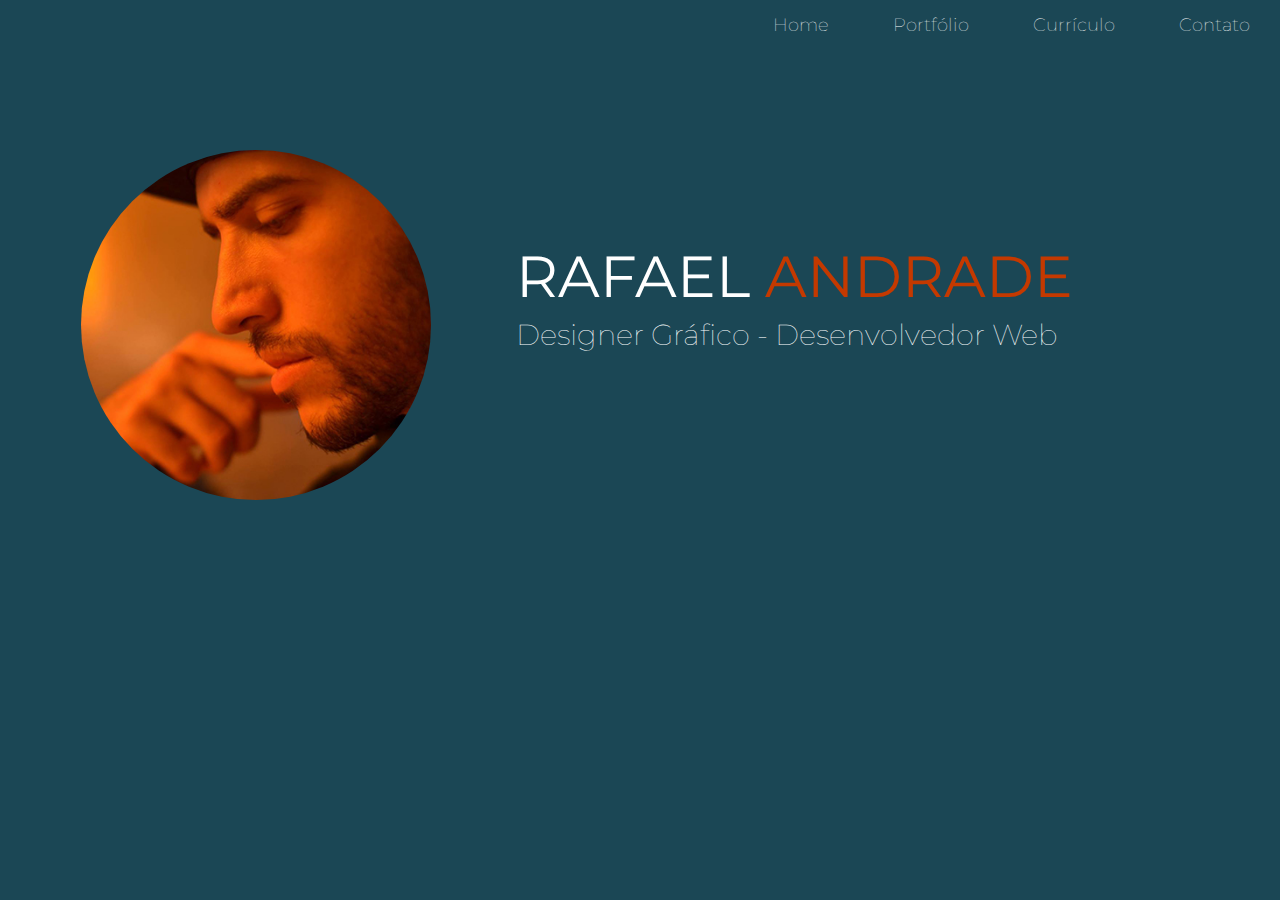
<file: index.html>
<!DOCTYPE html>

<html>

<head>
	<title>Rafael Andrade - Portfólio Online</title>

	<meta charset="utf-8">
	<link rel="stylesheet" href="css/styles.css">
	<link href="https://fonts.googleapis.com/css?family=Montserrat:200,400" rel="stylesheet">
	<script type="text/javascript" src="js/scripts.js"></script>
	<meta name="viewport" content="width=device-width, initial-scale=1.0">

</head>


<body>

	<div id="navigation" class="navigation">
		<ul>
			<li><a href="index.html"> Home</a></li>
			<li><a href="portfolio.html"> Portfólio</a></li>
			<li><a href="curriculo.html"> Currículo</a></li>
			<li><a href="contato.html"> Contato</a></li>
			<li id="threeline-icon" class="threeline-icon" onclick="openNav()">&#9776;</li>
		</ul>
	</div>

	<div class="capa">


		<div class="profile-pic">
			<img src="img/rafael-perfil.jpg" alt="Foto de Rafael Andrade">
		</div>

		<div class="profile-title">
			<h1>Rafael <span>Andrade</span></h1>
			<h2>Designer Gráfico - Desenvolvedor Web</h2>
		</div>

	</div>




</body>

</html>
</file>
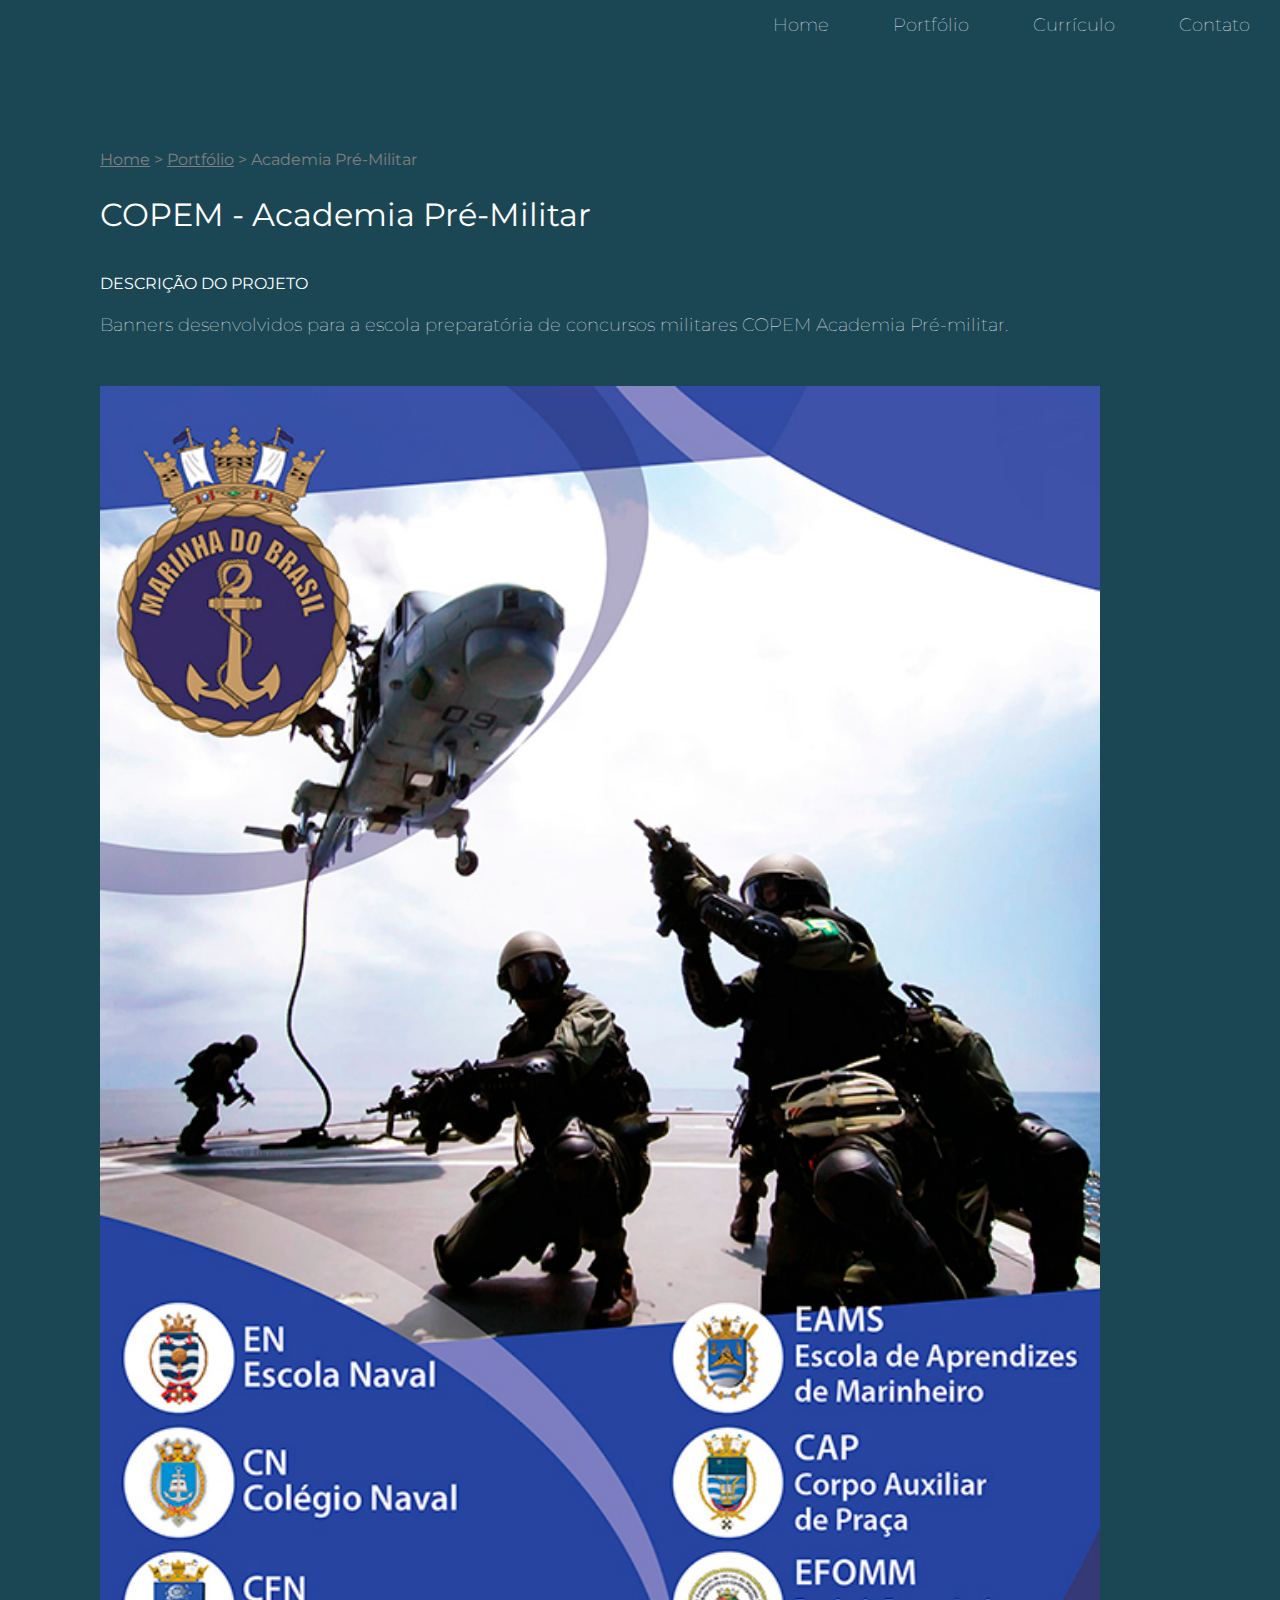
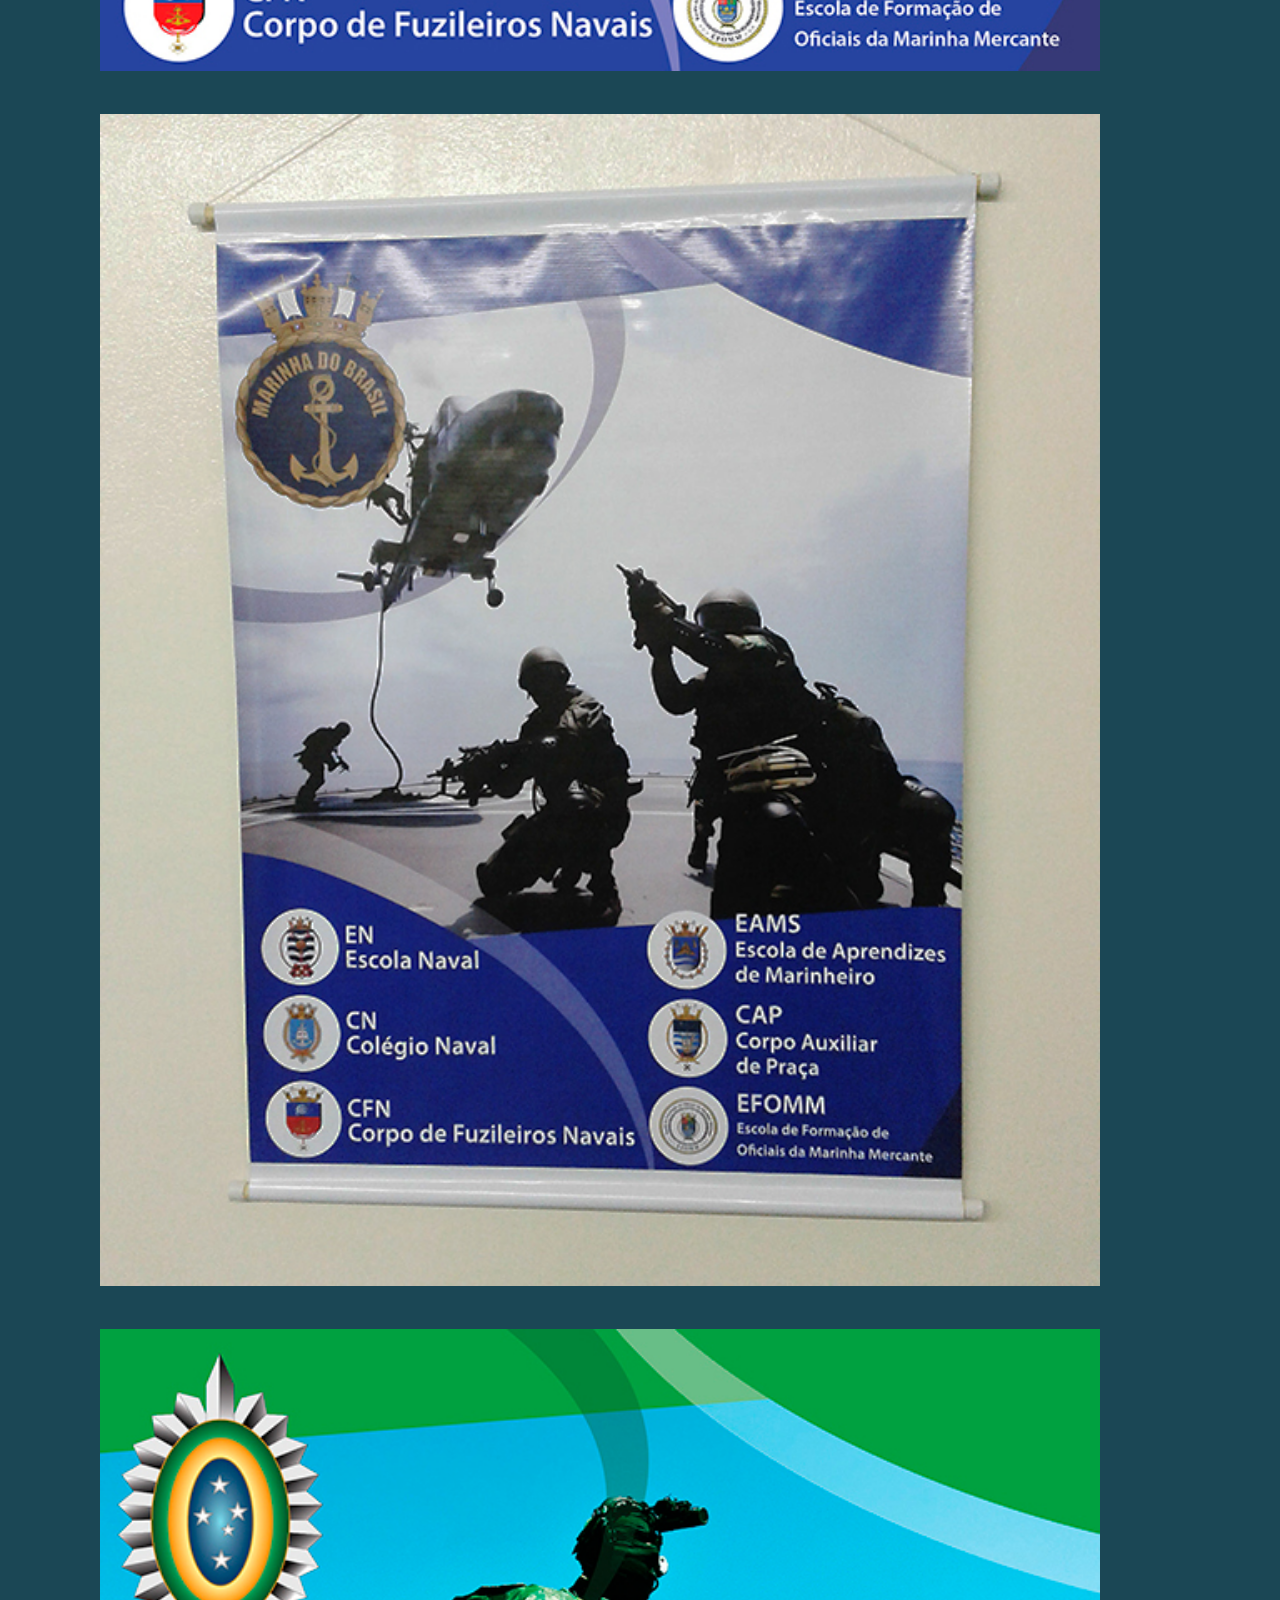
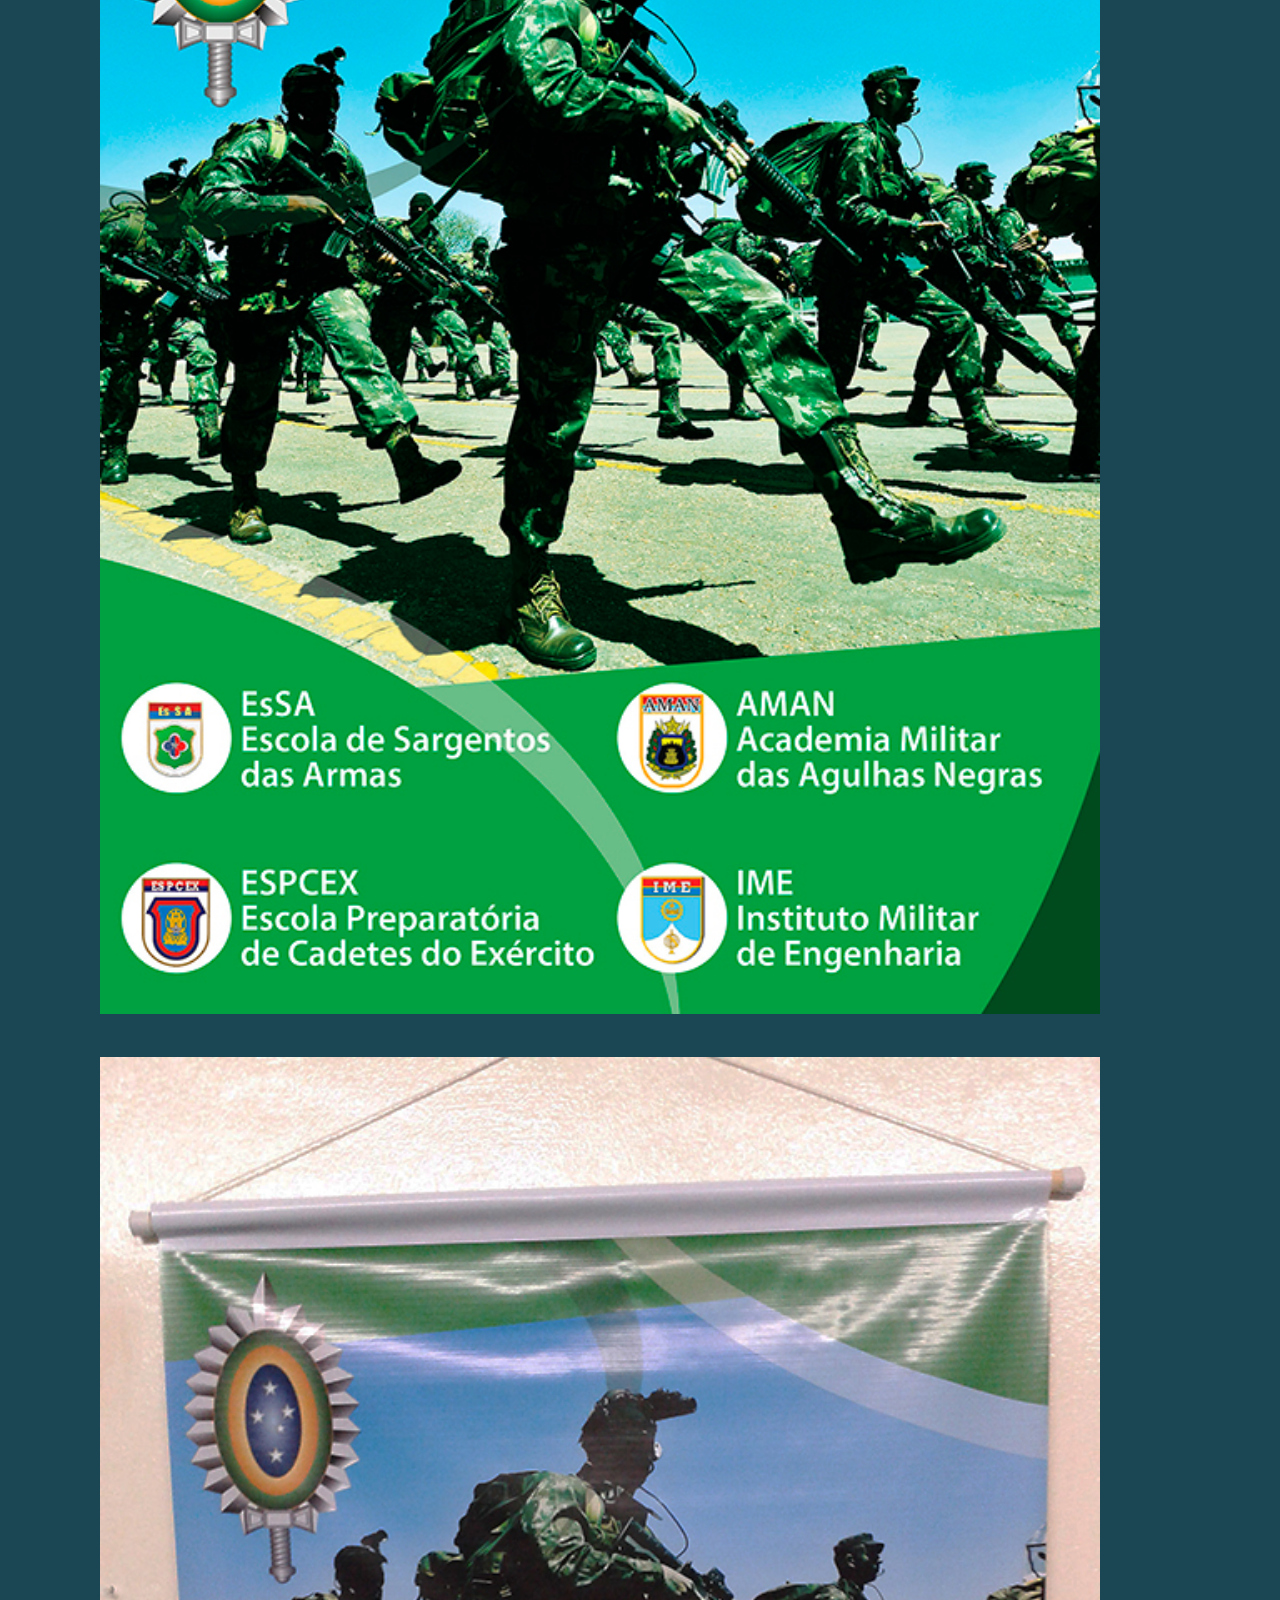
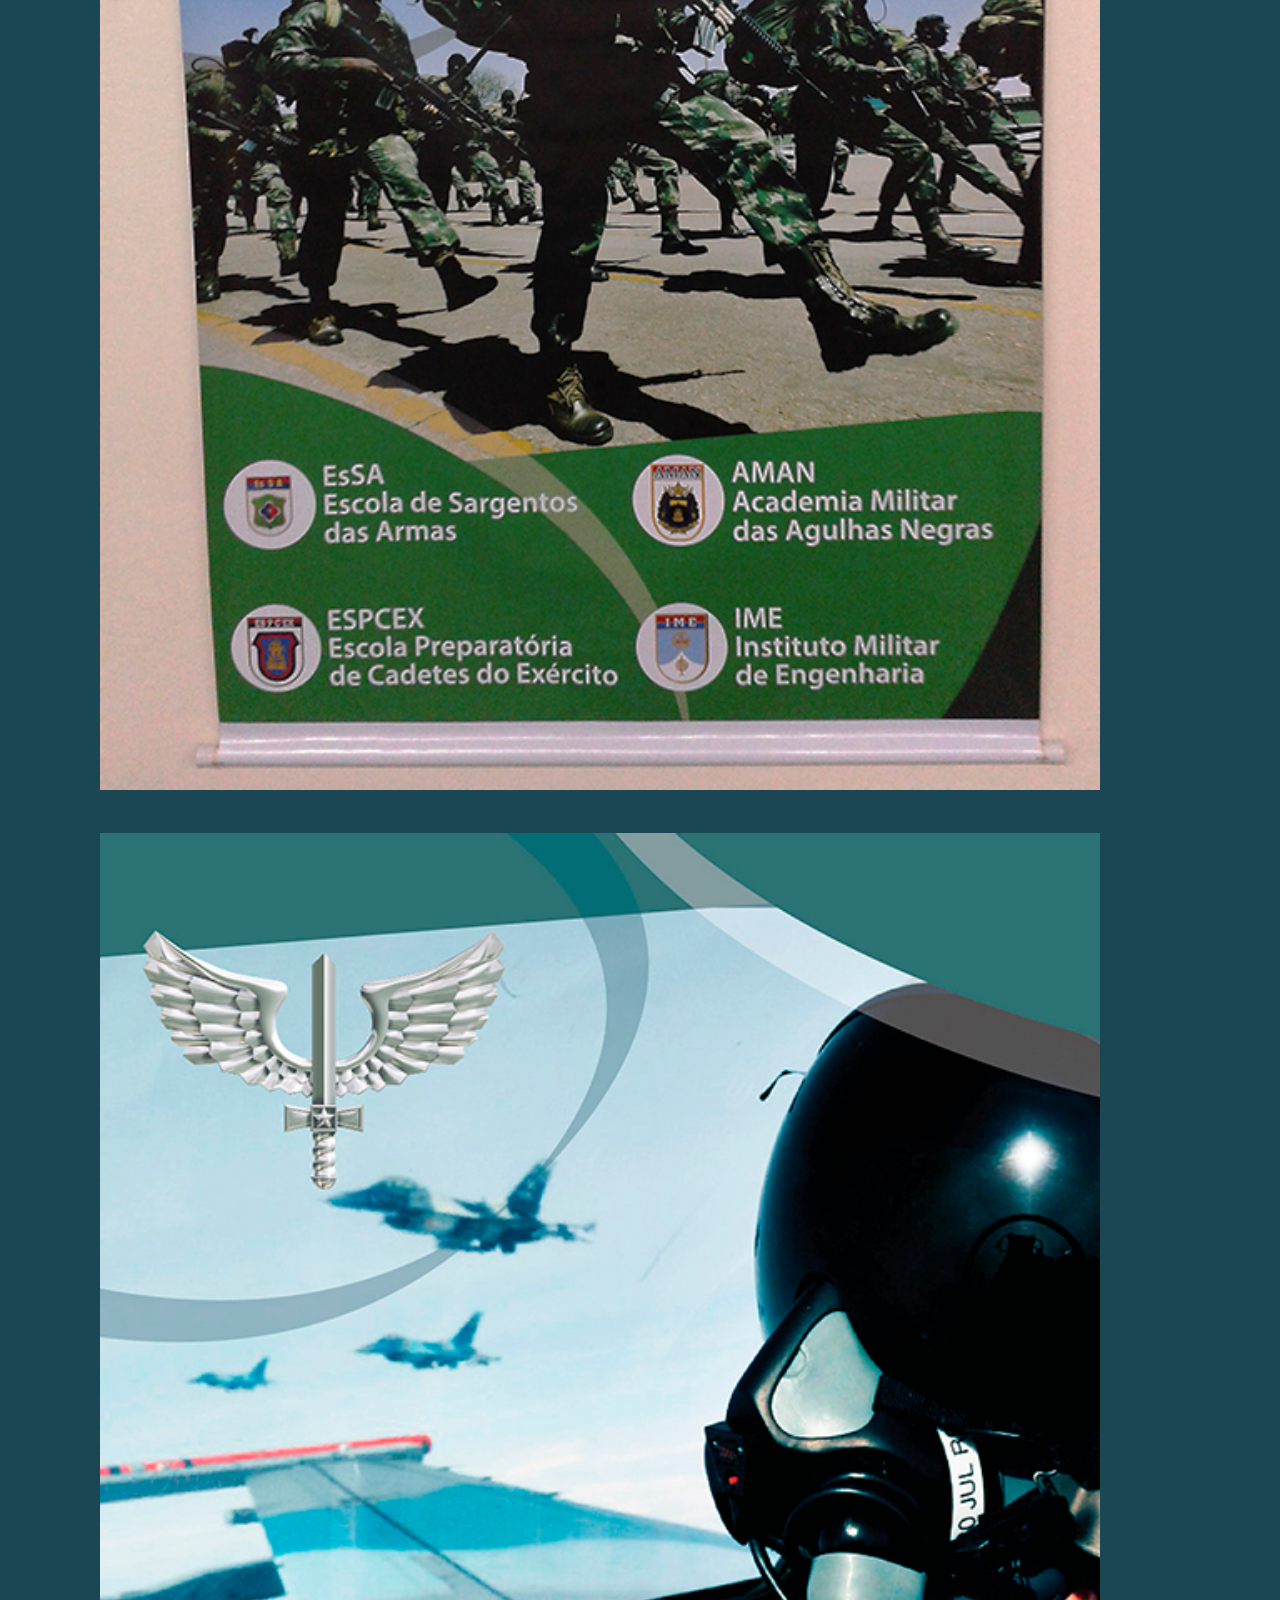
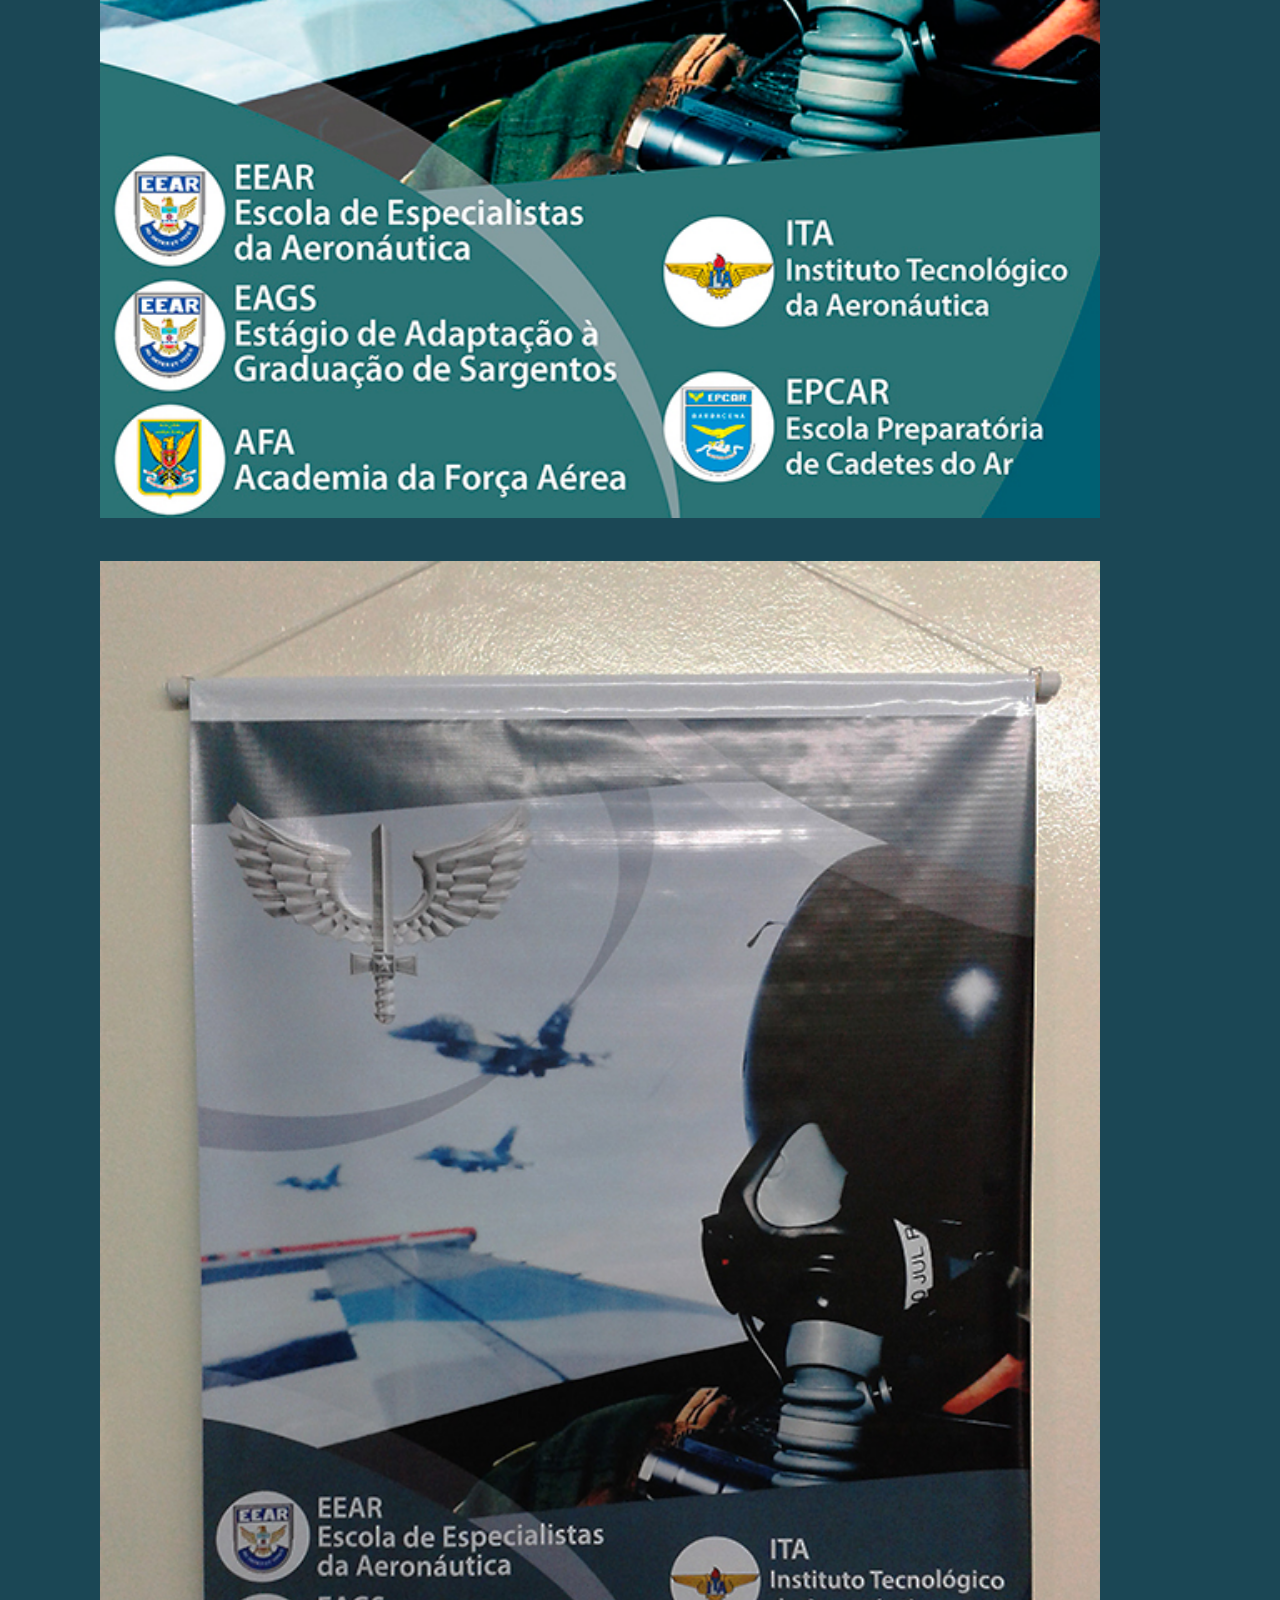
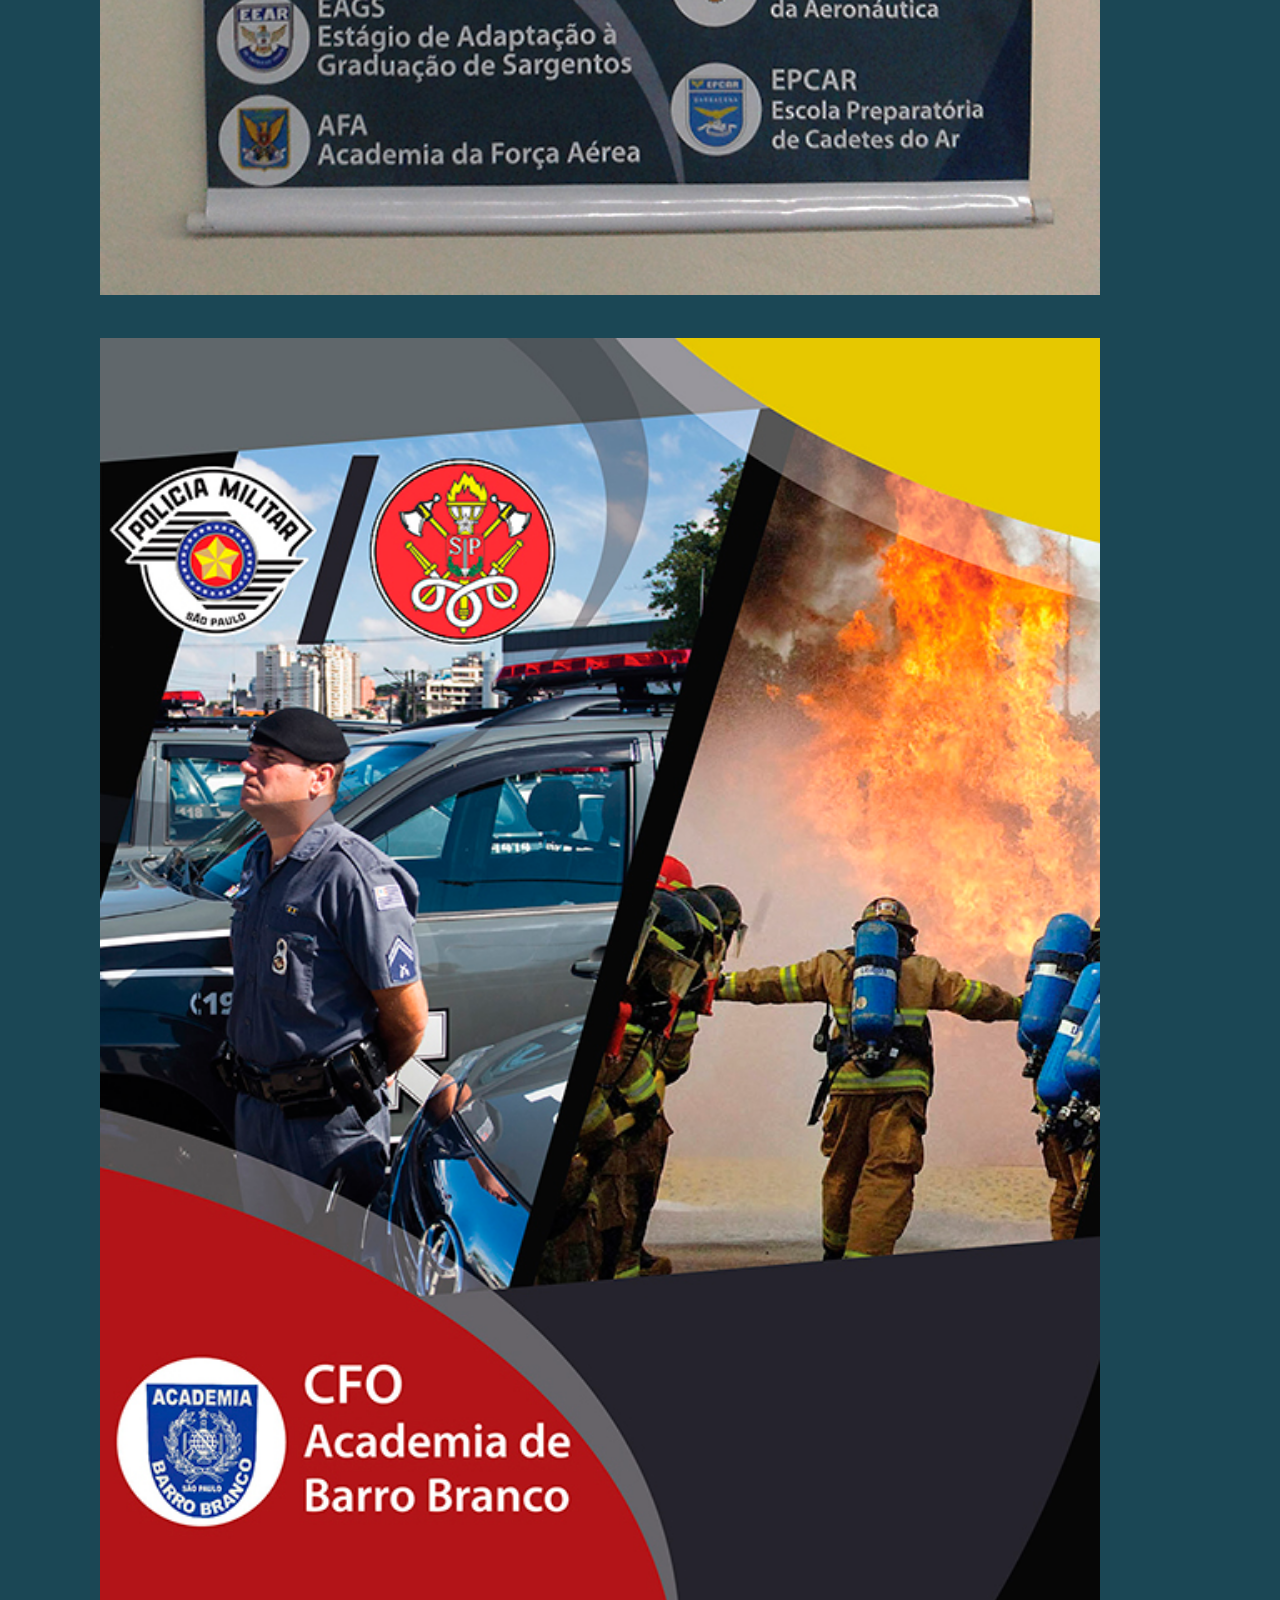
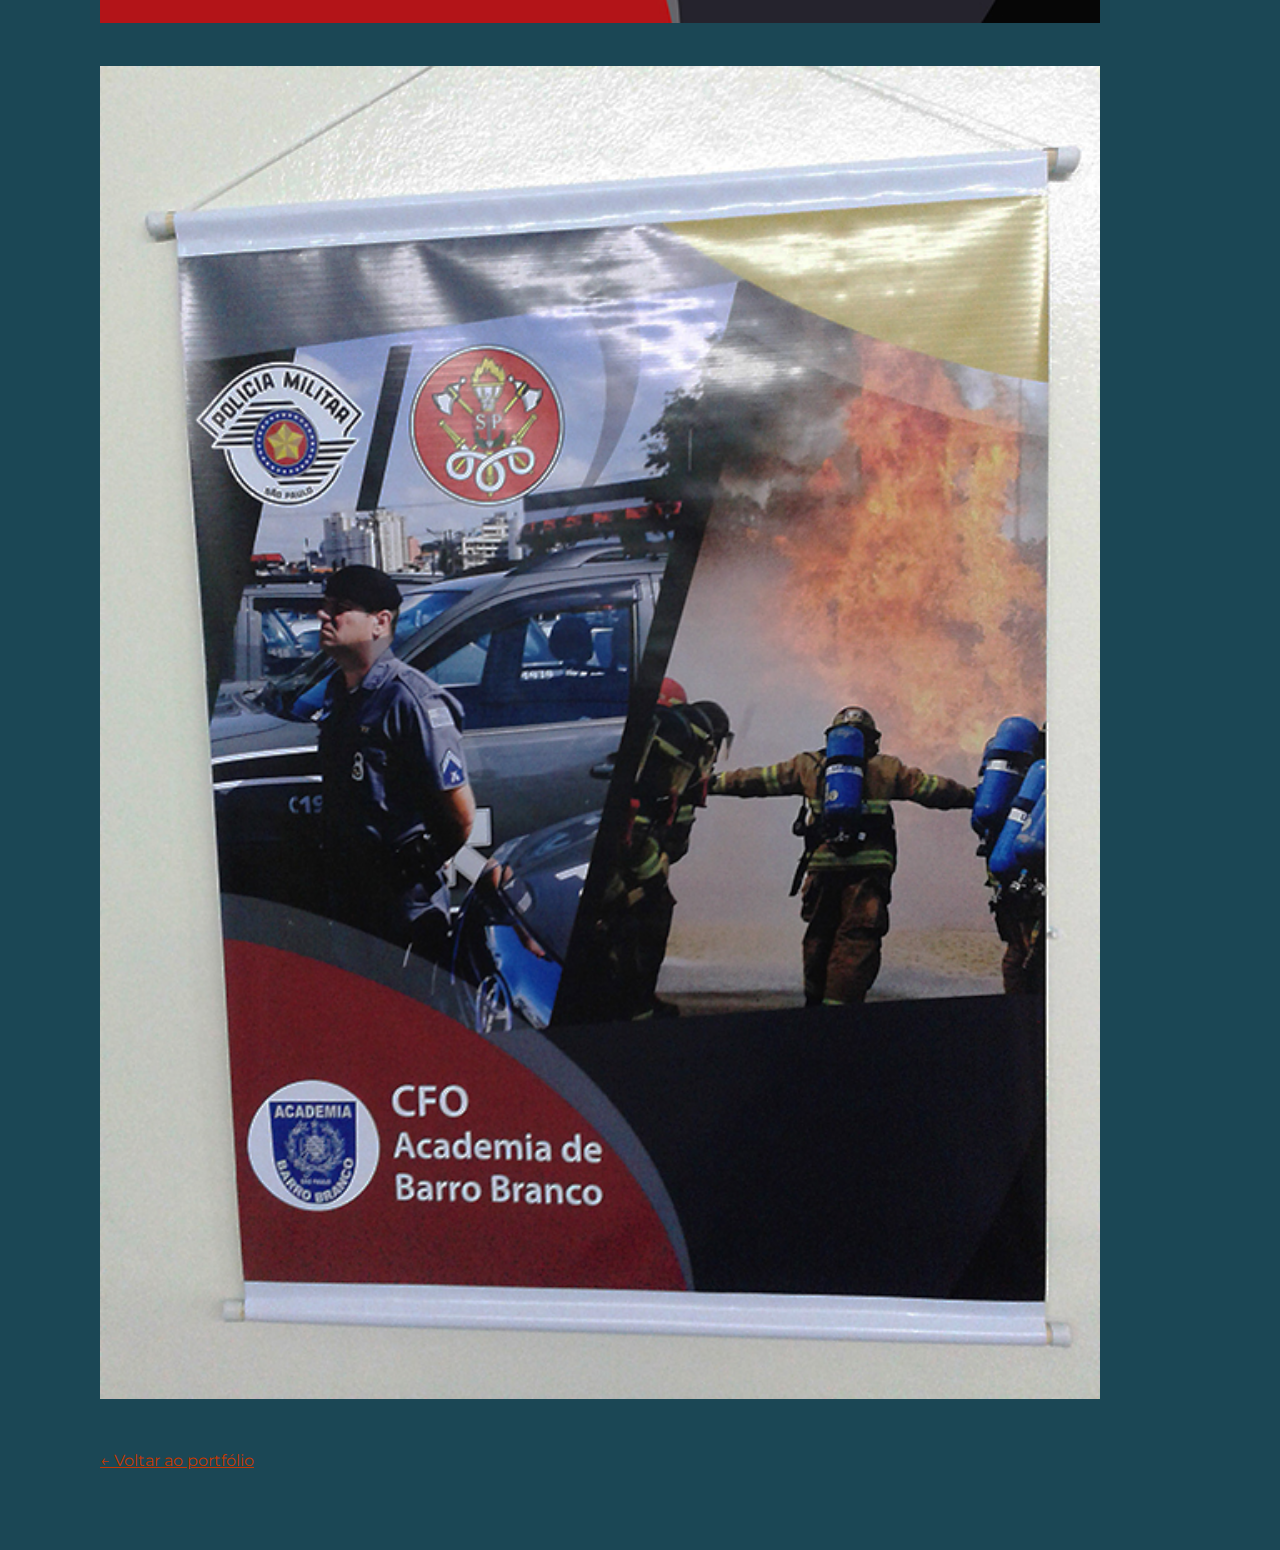
<file: banners-militar.html>
<!DOCTYPE html>

<html>

<head>
	<title>Banners - Academia Pré-Militar</title>

	<meta charset="utf-8">
	<link rel="stylesheet" href="css/styles.css">
	<link href="https://fonts.googleapis.com/css?family=Montserrat:200,400" rel="stylesheet">
	<script type="text/javascript" src="js/scripts.js"></script>
	<meta name="viewport" content="width=device-width, initial-scale=1.0">


</head>


<body>

	<div id="navigation" class="navigation">
		<ul>
			<li><a href="index.html"> Home</a></li>
			<li><a href="portfolio.html"> Portfólio</a></li>
			<li><a href="curriculo.html"> Currículo</a></li>
			<li><a href="contato.html"> Contato</a></li>
			<li id="threeline-icon" class="threeline-icon" onclick="openNav()">&#9776;</li>
		</ul>
	</div>



	<div class="main">


		<ul class="caminho">
			<li><a href="index.html">Home</a></li>
			<li>></li>
			<li><a href="portfolio.html">Portfólio</a></li>
			<li>></li>
			<li>Academia Pré-Militar</li>
		</ul>

		<h1>COPEM - Academia Pré-Militar</h1>

		<h2>Descrição do projeto</h2>

		<p>Banners desenvolvidos para a escola preparatória de concursos militares COPEM Academia Pré-militar.</p><br>

		<img class="fotos-trabalhos" src="img/trabalhos/banmilitar001.jpg" alt="Banners Academia Pré-Militar"><br><br>



		<img class="fotos-trabalhos" src="img/trabalhos/banmilitar002.jpg" alt="Banners Academia Pré-Militar"><br><br>



		<img class="fotos-trabalhos" src="img/trabalhos/banmilitar003.jpg" alt="Banners Academia Pré-Militar"><br><br>



		<img class="fotos-trabalhos" src="img/trabalhos/banmilitar004.jpg" alt="Academia Pré-Militar"><br><br>



		<img class="fotos-trabalhos" src="img/trabalhos/banmilitar005.jpg" alt="Academia Pré-Militar"><br><br>



		<img class="fotos-trabalhos" src="img/trabalhos/banmilitar006.jpg" alt="Academia Pré-Militar"><br><br>



		<img class="fotos-trabalhos" src="img/trabalhos/banmilitar007.jpg" alt="Academia Pré-Militar"><br><br>



		<img class="fotos-trabalhos" src="img/trabalhos/banmilitar008.jpg" alt="Academia Pré-Militar"><br><br>




		<br>
		<a class="back-link" href="portfolio.html">&larr; Voltar ao portfólio<a>

	</div>



</body>

</html>
</file>
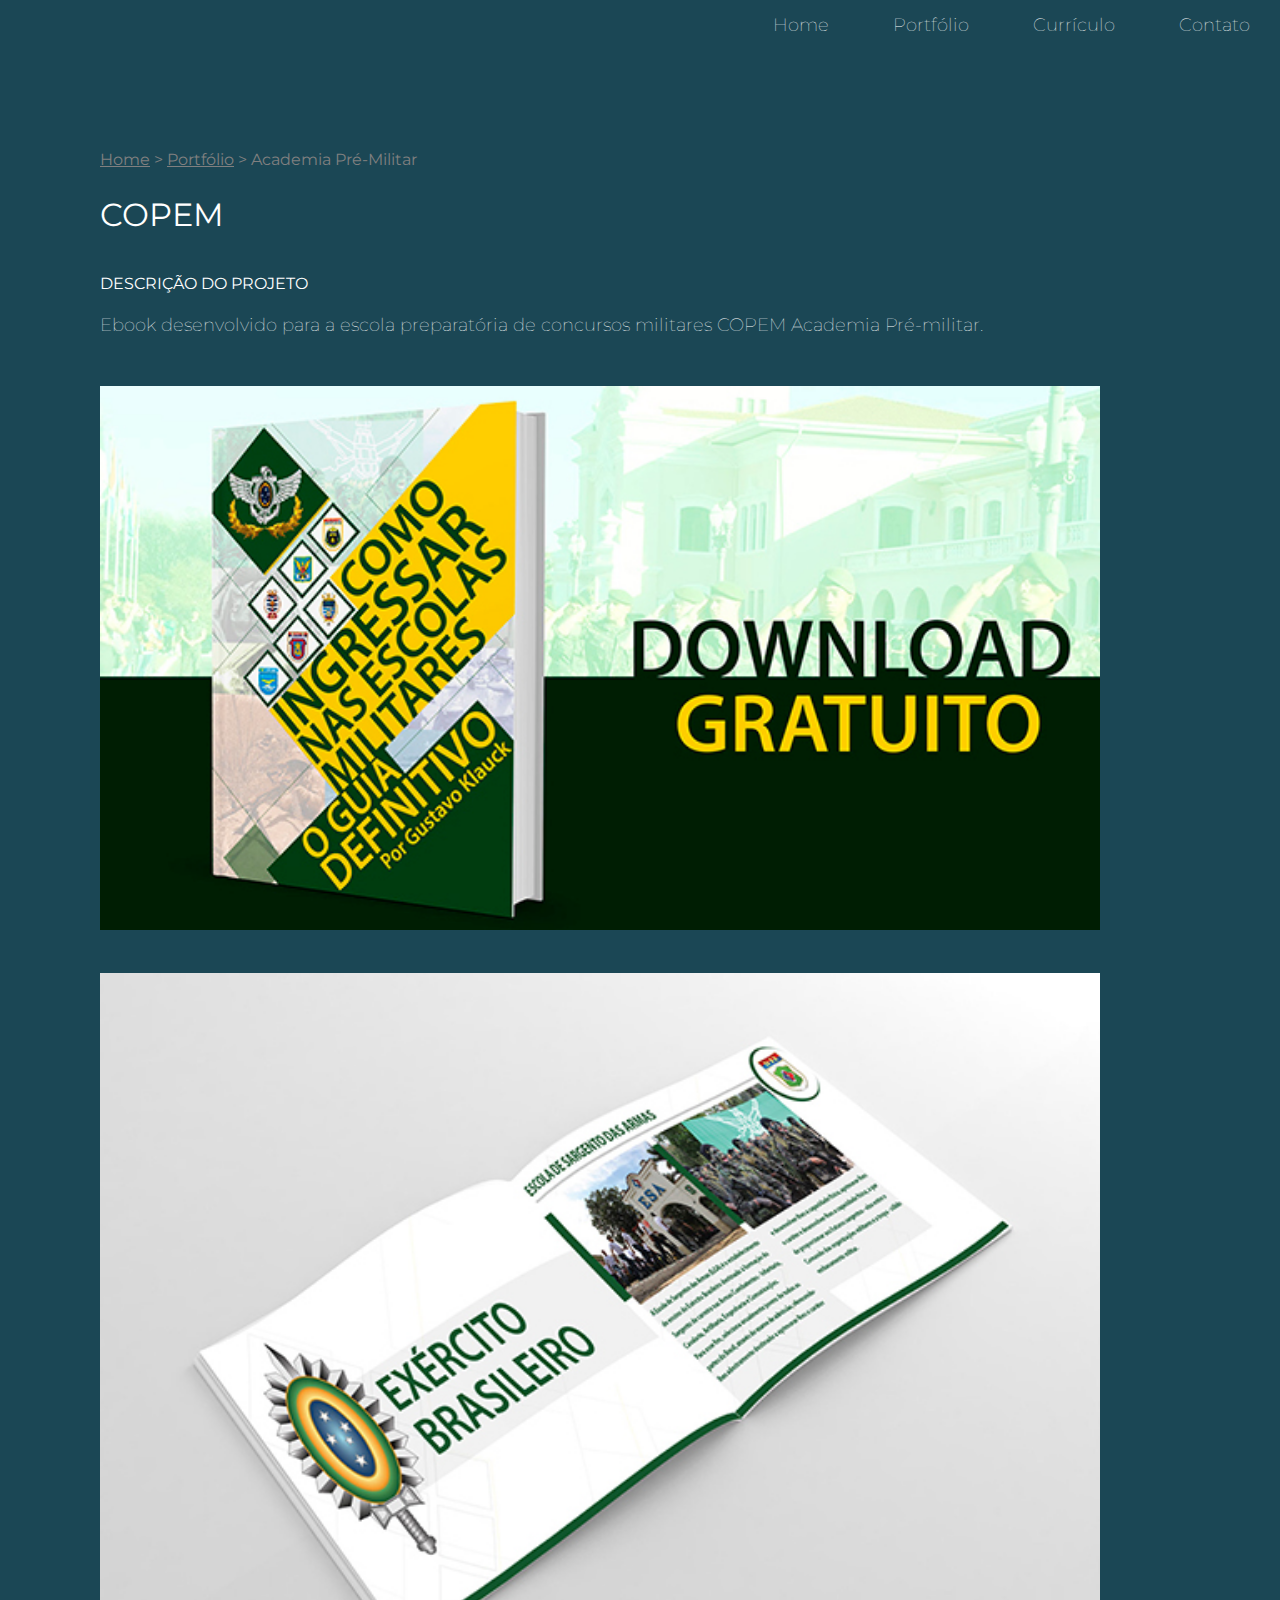
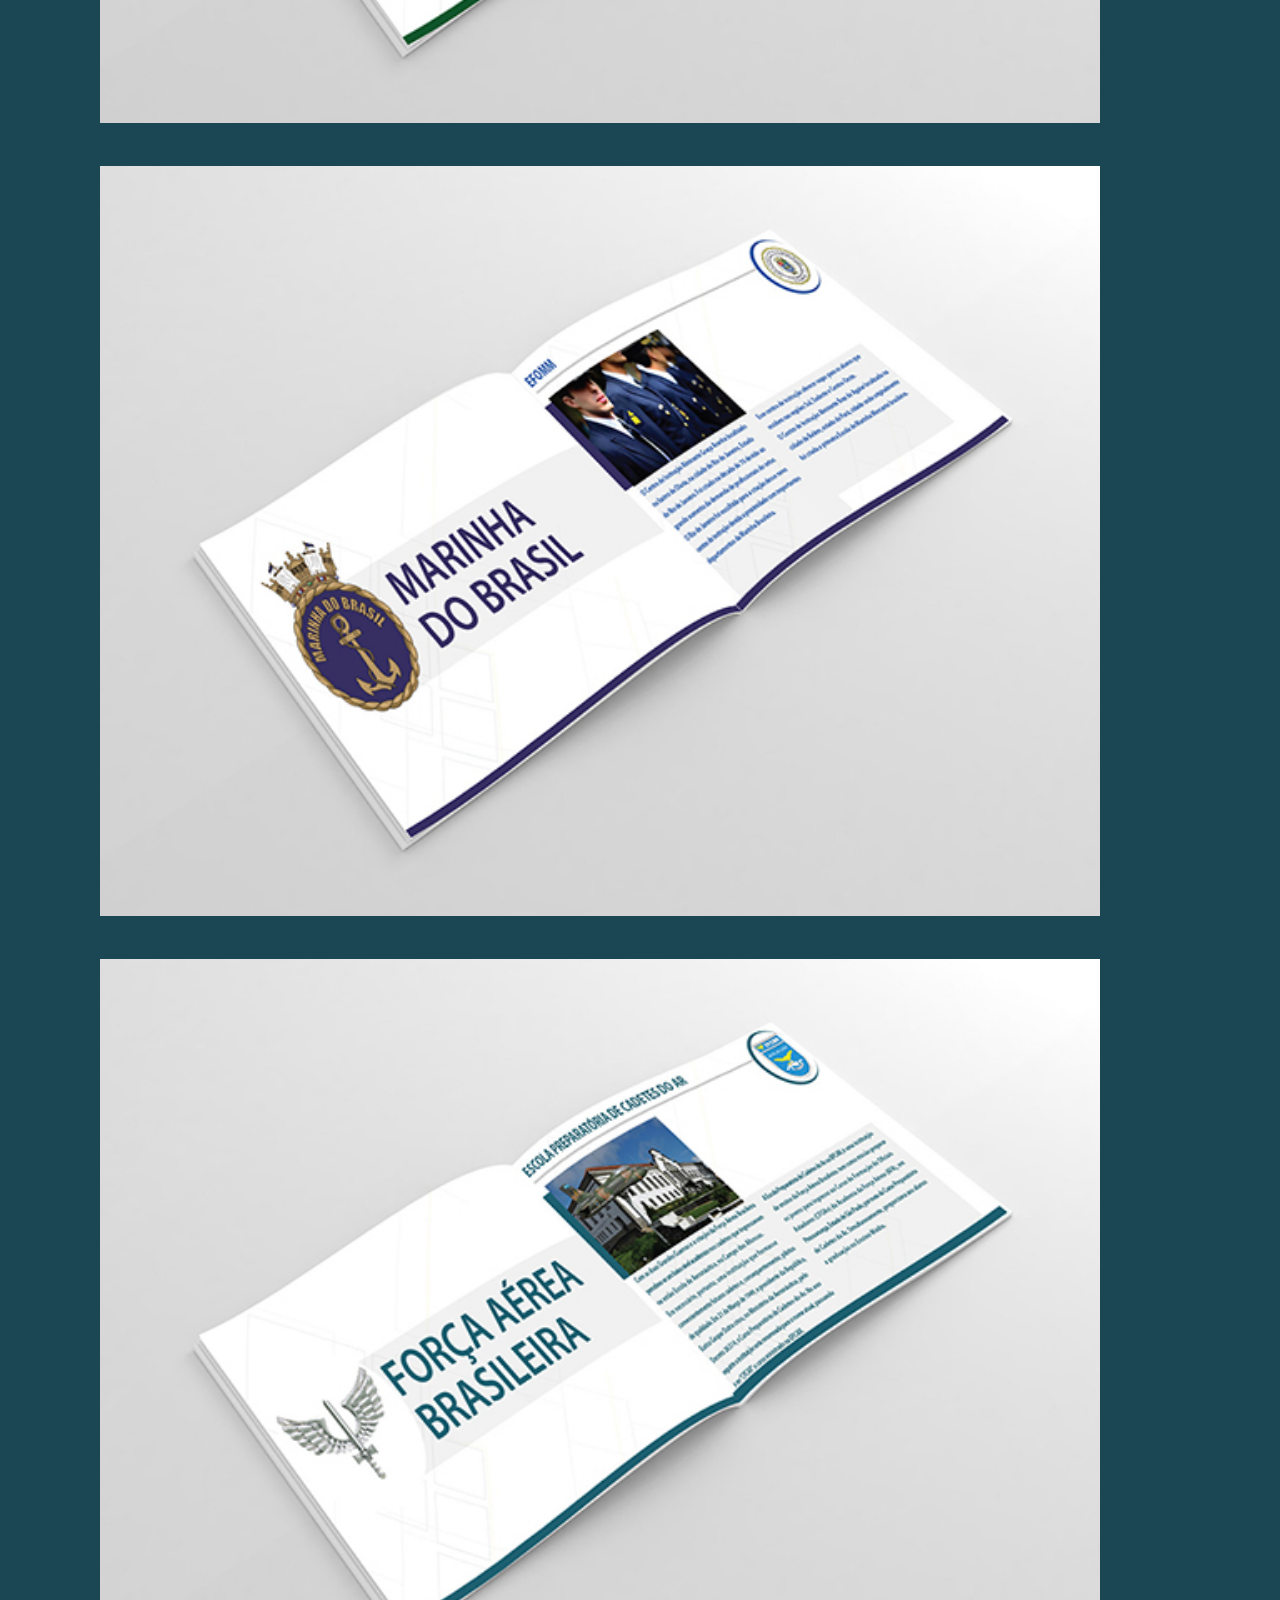
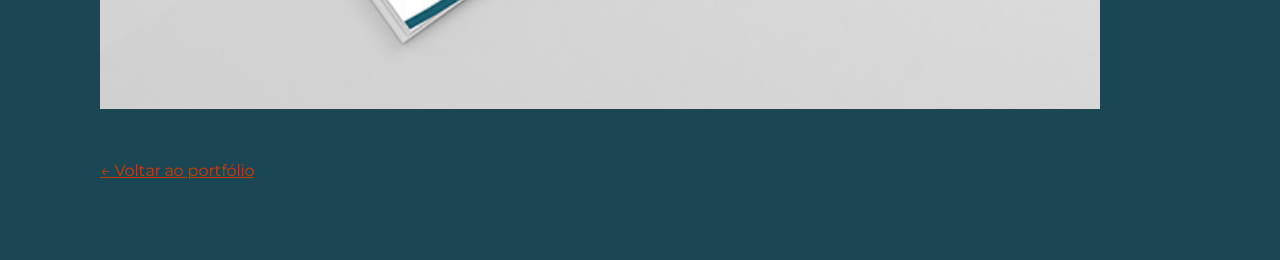
<file: book-copem.html>
<!DOCTYPE html>

<html>

<head>
	<title>Trabalhos Editoriais - Academia Pré-Militar</title>

	<meta charset="utf-8">
	<link rel="stylesheet" href="css/styles.css">
	<link href="https://fonts.googleapis.com/css?family=Montserrat:200,400" rel="stylesheet">
	<script type="text/javascript" src="js/scripts.js"></script>
	<meta name="viewport" content="width=device-width, initial-scale=1.0">


</head>


<body>

	<div id="navigation" class="navigation">
		<ul>
			<li><a href="index.html"> Home</a></li>
			<li><a href="portfolio.html"> Portfólio</a></li>
			<li><a href="curriculo.html"> Currículo</a></li>
			<li><a href="contato.html"> Contato</a></li>
			<li id="threeline-icon" class="threeline-icon" onclick="openNav()">&#9776;</li>
		</ul>
	</div>



	<div class="main">


		<ul class="caminho">
			<li><a href="index.html">Home</a></li>
			<li>></li>
			<li><a href="portfolio.html">Portfólio</a></li>
			<li>></li>
			<li>Academia Pré-Militar</li>
		</ul>

		<h1>COPEM</h1>

		<h2>Descrição do projeto</h2>

		<p>Ebook desenvolvido para a escola preparatória de concursos militares COPEM Academia Pré-militar.</p><br>

		<img class="fotos-trabalhos" src="img/trabalhos/copem001.jpg" alt="Ebook COPEM"><br><br>



		<img class="fotos-trabalhos" src="img/trabalhos/copem002.jpg" alt="Ebook COPEM"><br><br>



		<img class="fotos-trabalhos" src="img/trabalhos/copem003.jpg" alt="Ebook COPEM"><br><br>


		<img class="fotos-trabalhos" src="img/trabalhos/copem004.jpg" alt="Ebook COPEM"><br><br>




		<br>
		<a class="back-link" href="portfolio.html">&larr; Voltar ao portfólio<a>

	</div>



</body>

</html>
</file>
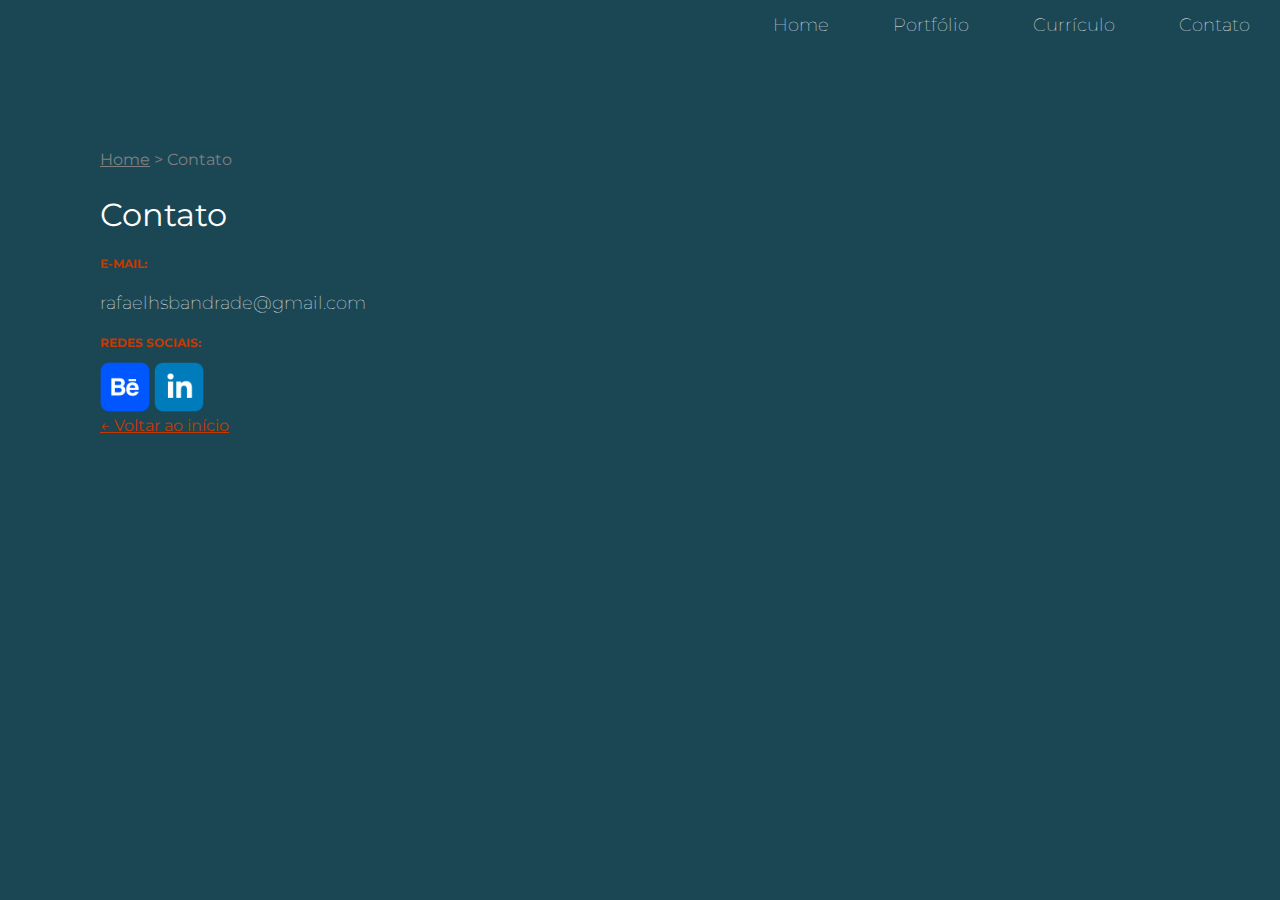
<file: contato.html>
<!DOCTYPE html>

<html>

<head>
	<title>Contato - Rafael Andrade</title>

	<meta charset="utf-8">
	<link rel="stylesheet" href="css/styles.css">
	<link href="https://fonts.googleapis.com/css?family=Montserrat:200,400" rel="stylesheet">
	<script type="text/javascript" src="js/scripts.js"></script>
	<meta name="viewport" content="width=device-width, initial-scale=1.0">

</head>


<body>


	<div id="navigation" class="navigation">
		<ul>
			<li><a href="index.html"> Home</a></li>
			<li><a href="portfolio.html"> Portfólio</a></li>
			<li><a href="curriculo.html"> Currículo</a></li>
			<li><a href="contato.html"> Contato</a></li>
			<li id="threeline-icon" class="threeline-icon" onclick="openNav()">&#9776;</li>
		</ul>
	</div>

	<div class="main">


		<ul class="caminho">
			<li><a href="index.html">Home</a></li>
			<li>></li>
			<li>Contato</li>
		</ul>

		<h1>Contato</h1>


		<h3>E-mail:</h3>
		<p>rafaelhsbandrade@gmail.com</p>



		<h3>Redes Sociais:</h3>
		<a href="https://www.behance.net/andradexrafael02" target="_blank"><img class="social-img" src="img/behance.png"
				alt="Link para o behance"></a>
		<a href="https://www.linkedin.com/in/andrade-s-rafael" target="_blank"><img class="social-img"
				src="img/linkedin.png" alt="Link para o linkedin"></a>

		<br>
		<a class="back-link" href="index.html">&larr; Voltar ao início<a>

	</div>



</body>

</html>
</file>
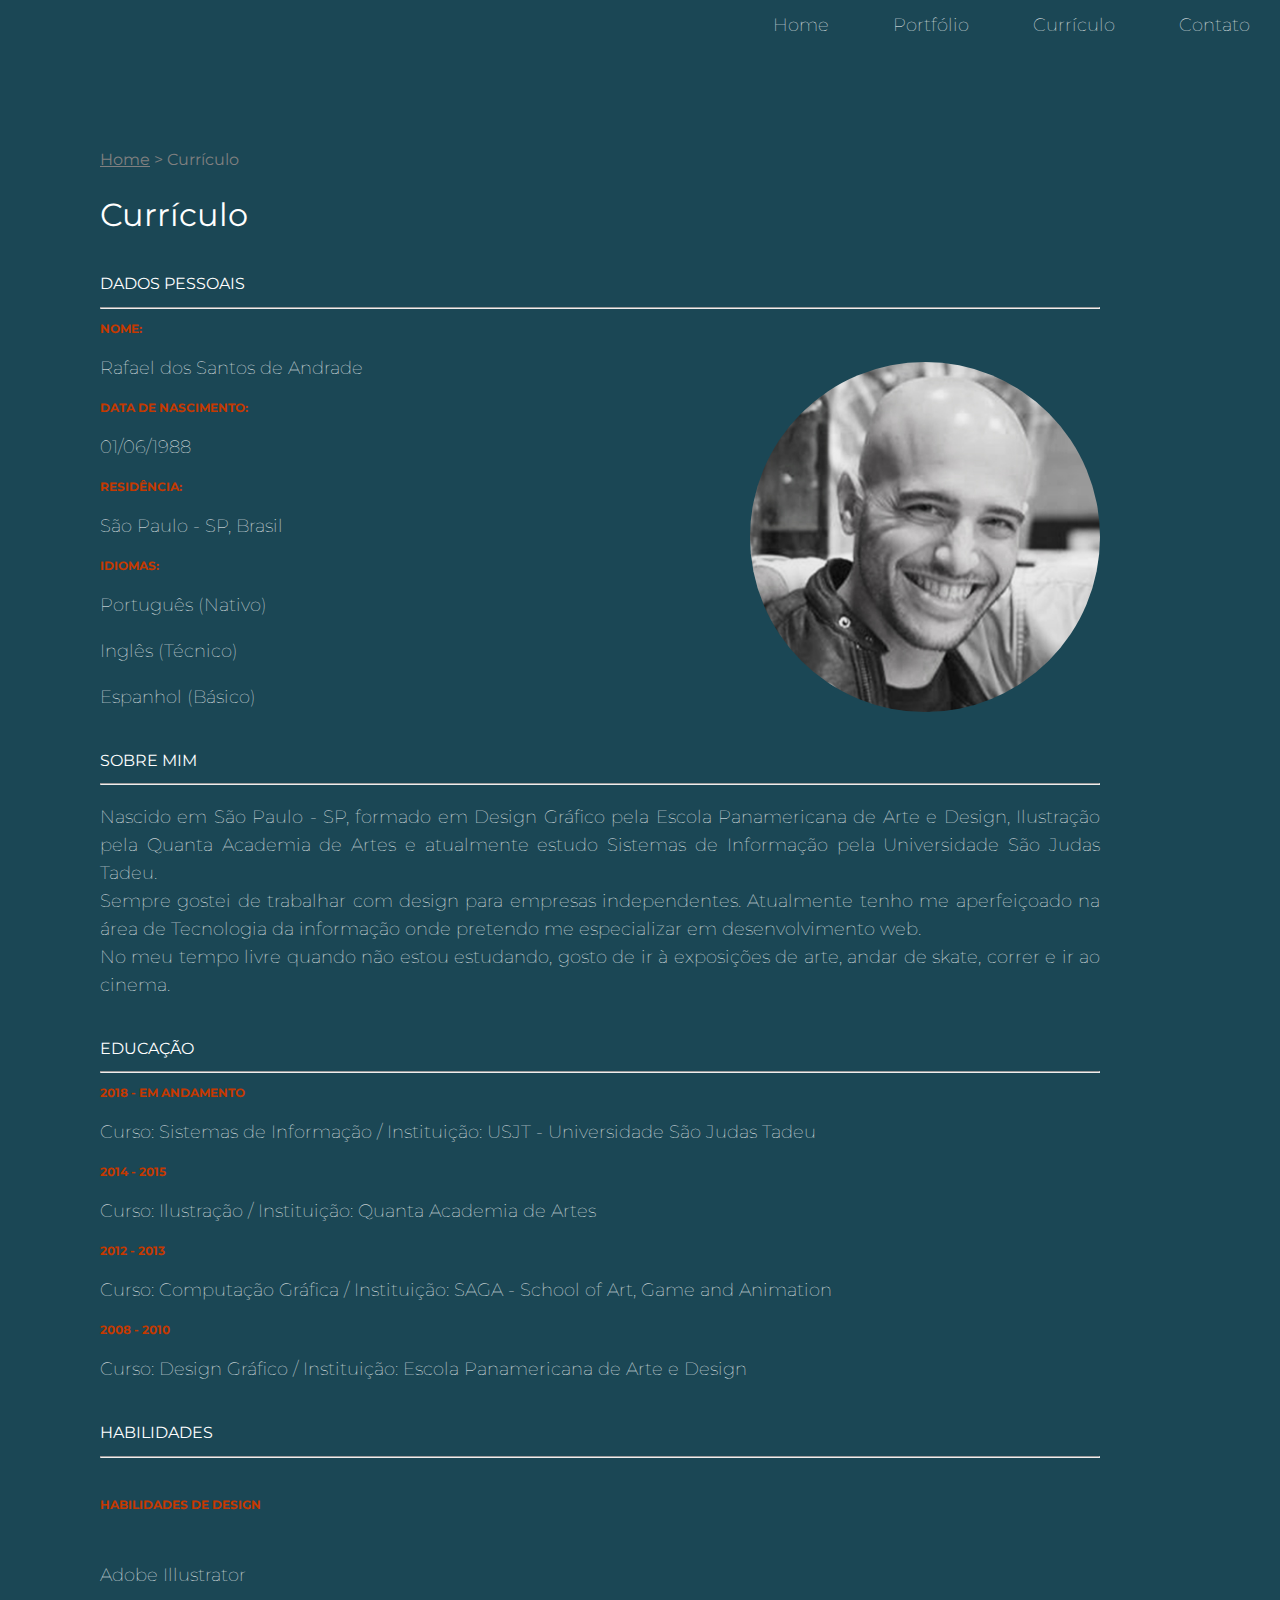
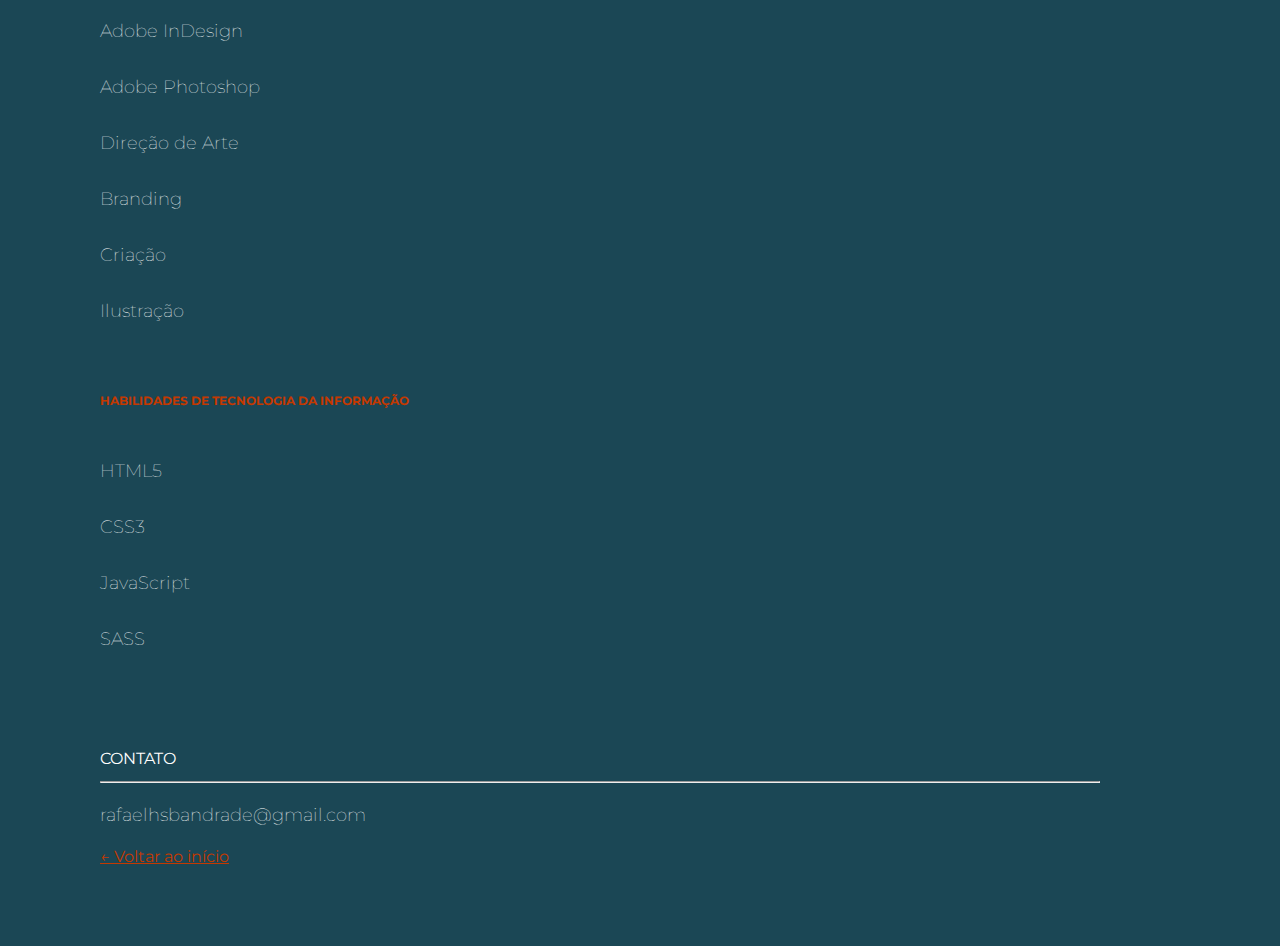
<file: curriculo.html>
<!DOCTYPE html>

<html>

<head>
	<title>Currículo - Seu Nome</title>

	<meta charset="utf-8">
	<link rel="stylesheet" href="css/styles.css">
	<link href="https://fonts.googleapis.com/css?family=Montserrat:200,400" rel="stylesheet">
	<script type="text/javascript" src="js/scripts.js"></script>
	<meta name="viewport" content="width=device-width, initial-scale=1.0">

</head>


<body>

	<div id="navigation" class="navigation">
		<ul>
			<li><a href="index.html"> Home</a></li>
			<li><a href="portfolio.html"> Portfólio</a></li>
			<li><a href="curriculo.html"> Currículo</a></li>
			<li><a href="contato.html"> Contato</a></li>
			<li id="threeline-icon" class="threeline-icon" onclick="openNav()">&#9776;</li>
		</ul>
	</div>


	<div class="main">

		<ul class="caminho">
			<li><a href="index.html">Home</a></li>
			<li>></li>
			<li>Currículo</li>
		</ul>

		<h1>Currículo</h1>


		<h2>Dados Pessoais</h2>
		<hr>

		<img class="cv-pic" src="img/andrade-pic.jpg" alt="Foto de Rafael Andrade">


		<h3>Nome:</h3>

		<p>Rafael dos Santos de Andrade</p>

		<h3>Data de Nascimento:</h3>

		<p>01/06/1988</p>

		<h3>Residência:</h3>

		<p>São Paulo - SP, Brasil</p>

		<h3>Idiomas:</h3>

		<p>Português (Nativo)</p>
		<p>Inglês (Técnico)</p>
		<p>Espanhol (Básico)</p>


		<h2>Sobre Mim</h2>
		<hr>

		<p>Nascido em São Paulo - SP, formado em Design Gráfico pela Escola Panamericana de Arte e Design, Ilustração
			pela Quanta Academia de Artes e atualmente estudo Sistemas de Informação pela Universidade São Judas
			Tadeu.<br>
			Sempre gostei de trabalhar com design para empresas independentes. Atualmente tenho me aperfeiçoado na área
			de Tecnologia da informação onde pretendo me especializar em desenvolvimento web.<br>
			No meu tempo livre quando não estou estudando, gosto de ir à exposições de arte, andar de skate, correr e ir
			ao cinema.<br>





		<h2>Educação</h2>
		<hr>

		<h3>2018 - Em andamento</h3>

		<p>Curso: Sistemas de Informação / Instituição: USJT - Universidade São Judas Tadeu</p>

		<h3>2014 - 2015</h3>

		<p>Curso: Ilustração / Instituição: Quanta Academia de Artes</p>

		<h3>2012 - 2013</h3>

		<p>Curso: Computação Gráfica / Instituição: SAGA - School of Art, Game and Animation</p>

		<h3>2008 - 2010</h3>

		<p>Curso: Design Gráfico / Instituição: Escola Panamericana de Arte e Design</p>


		<h2>Habilidades</h2>
		<hr><br>

		<h3>Habilidades de Design</h3><br>

		<p>Adobe Illustrator<br><br>
			Adobe InDesign<br><br>
			Adobe Photoshop<br><br>

			Direção de Arte<br><br>
			Branding<br><br>
			Criação<br><br>
			Ilustração</p><br><br>

		<h3>Habilidades de Tecnologia da Informação</h3><br>

		<p>HTML5<br><br>
			CSS3<br><br>
			JavaScript<br><br>
			SASS</p><br><br>



		<h2>Contato</h2>
		<hr>

		<p>rafaelhsbandrade@gmail.com</p>



		<a class="back-link" href="index.html">&larr; Voltar ao início<a>


	</div>



</body>

</html>
</file>
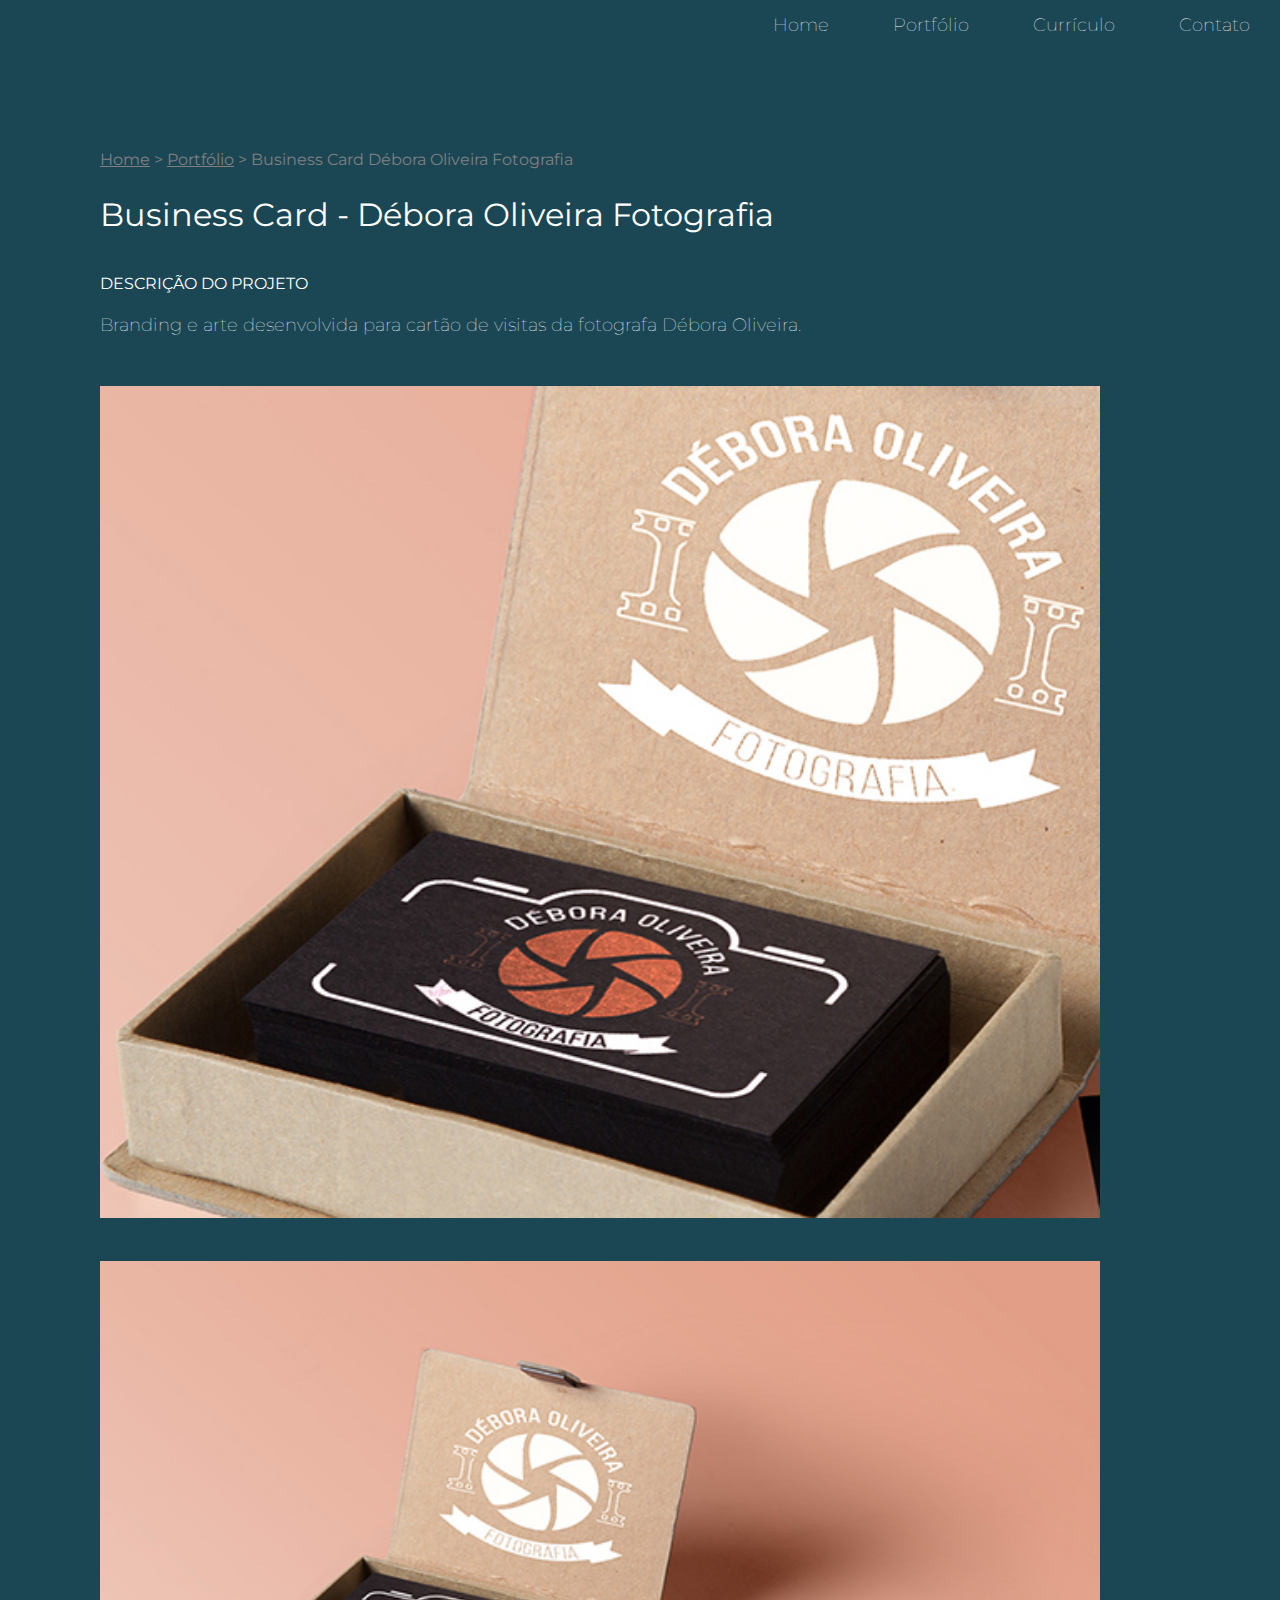
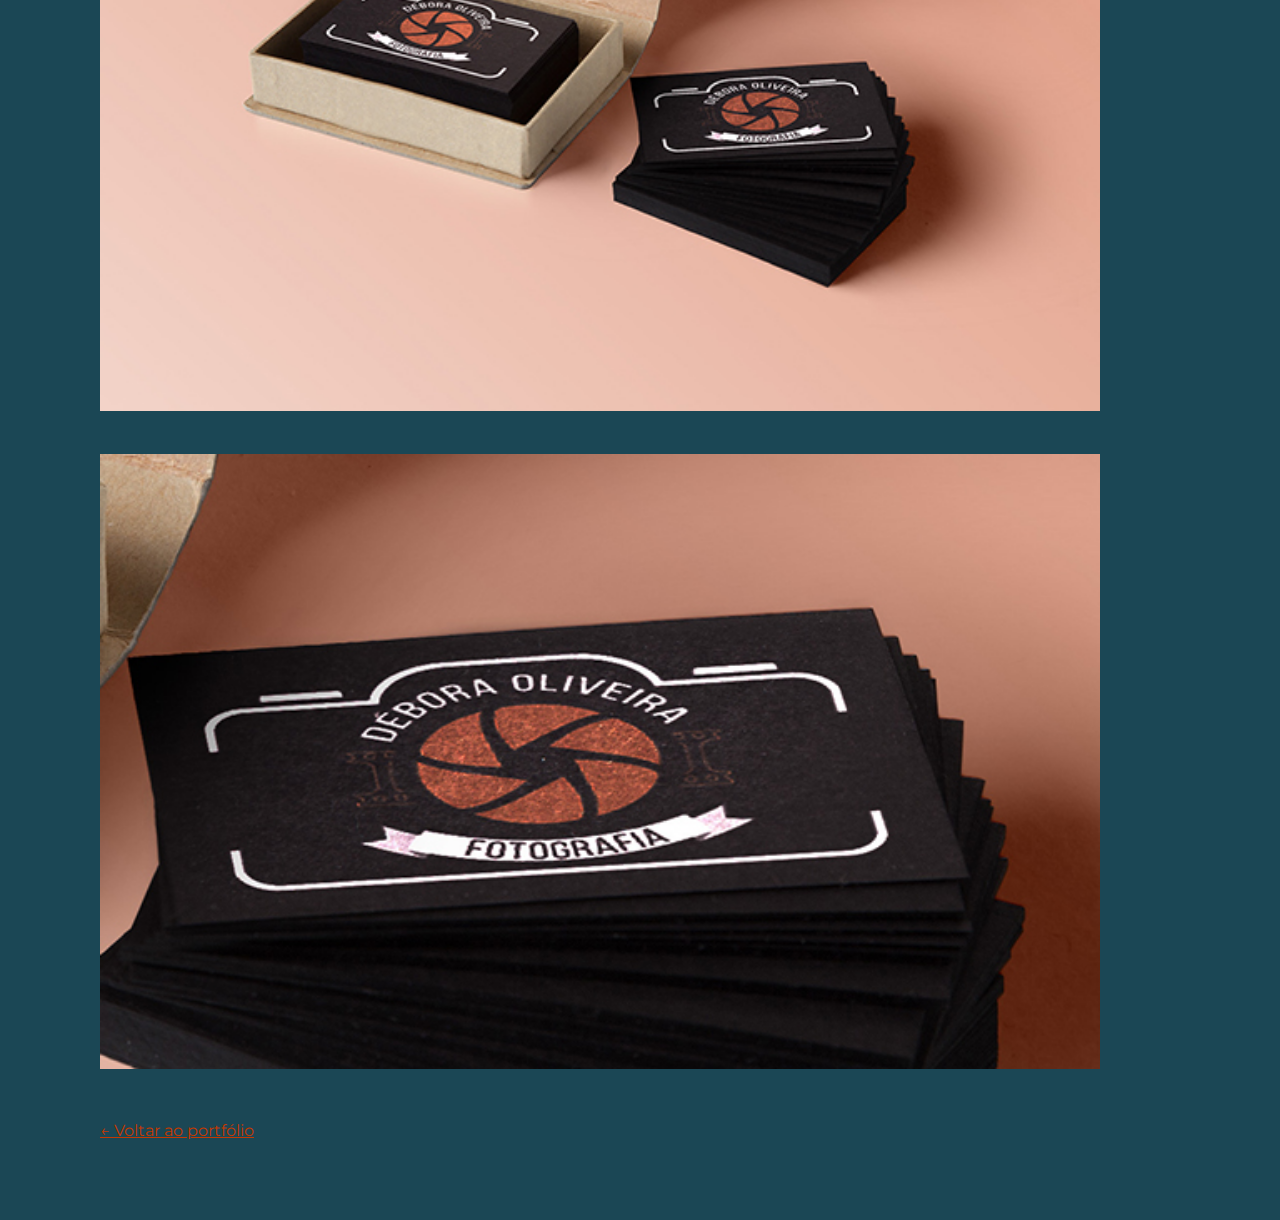
<file: debora-card.html>
<!DOCTYPE html>

<html>

<head>
	<title>Marca e Business Card - Débora Oliveira Fotografia</title>

	<meta charset="utf-8">
	<link rel="stylesheet" href="css/styles.css">
	<link href="https://fonts.googleapis.com/css?family=Montserrat:200,400" rel="stylesheet">
	<script type="text/javascript" src="js/scripts.js"></script>
	<meta name="viewport" content="width=device-width, initial-scale=1.0">


</head>


<body>

	<div id="navigation" class="navigation">
		<ul>
			<li><a href="index.html"> Home</a></li>
			<li><a href="portfolio.html"> Portfólio</a></li>
			<li><a href="curriculo.html"> Currículo</a></li>
			<li><a href="contato.html"> Contato</a></li>
			<li id="threeline-icon" class="threeline-icon" onclick="openNav()">&#9776;</li>
		</ul>
	</div>



	<div class="main">


		<ul class="caminho">
			<li><a href="index.html">Home</a></li>
			<li>></li>
			<li><a href="portfolio.html">Portfólio</a></li>
			<li>></li>
			<li>Business Card Débora Oliveira Fotografia</li>
		</ul>

		<h1>Business Card - Débora Oliveira Fotografia</h1>

		<h2>Descrição do projeto</h2>

		<p>Branding e arte desenvolvida para cartão de visitas da fotografa Débora Oliveira.</p><br>

		<img class="fotos-trabalhos" src="img/trabalhos/debcard001.jpg"
			alt="Business Card Débora Oliveira Fotografia"><br><br>



		<img class="fotos-trabalhos" src="img/trabalhos/debcard002.jpg"
			alt="Business Card Débora Oliveira Fotografia"><br><br>



		<img class="fotos-trabalhos" src="img/trabalhos/debcard003.jpg"
			alt="Business Card Débora Oliveira Fotografia"><br><br>


		<br>
		<a class="back-link" href="portfolio.html">&larr; Voltar ao portfólio<a>

	</div>



</body>

</html>
</file>
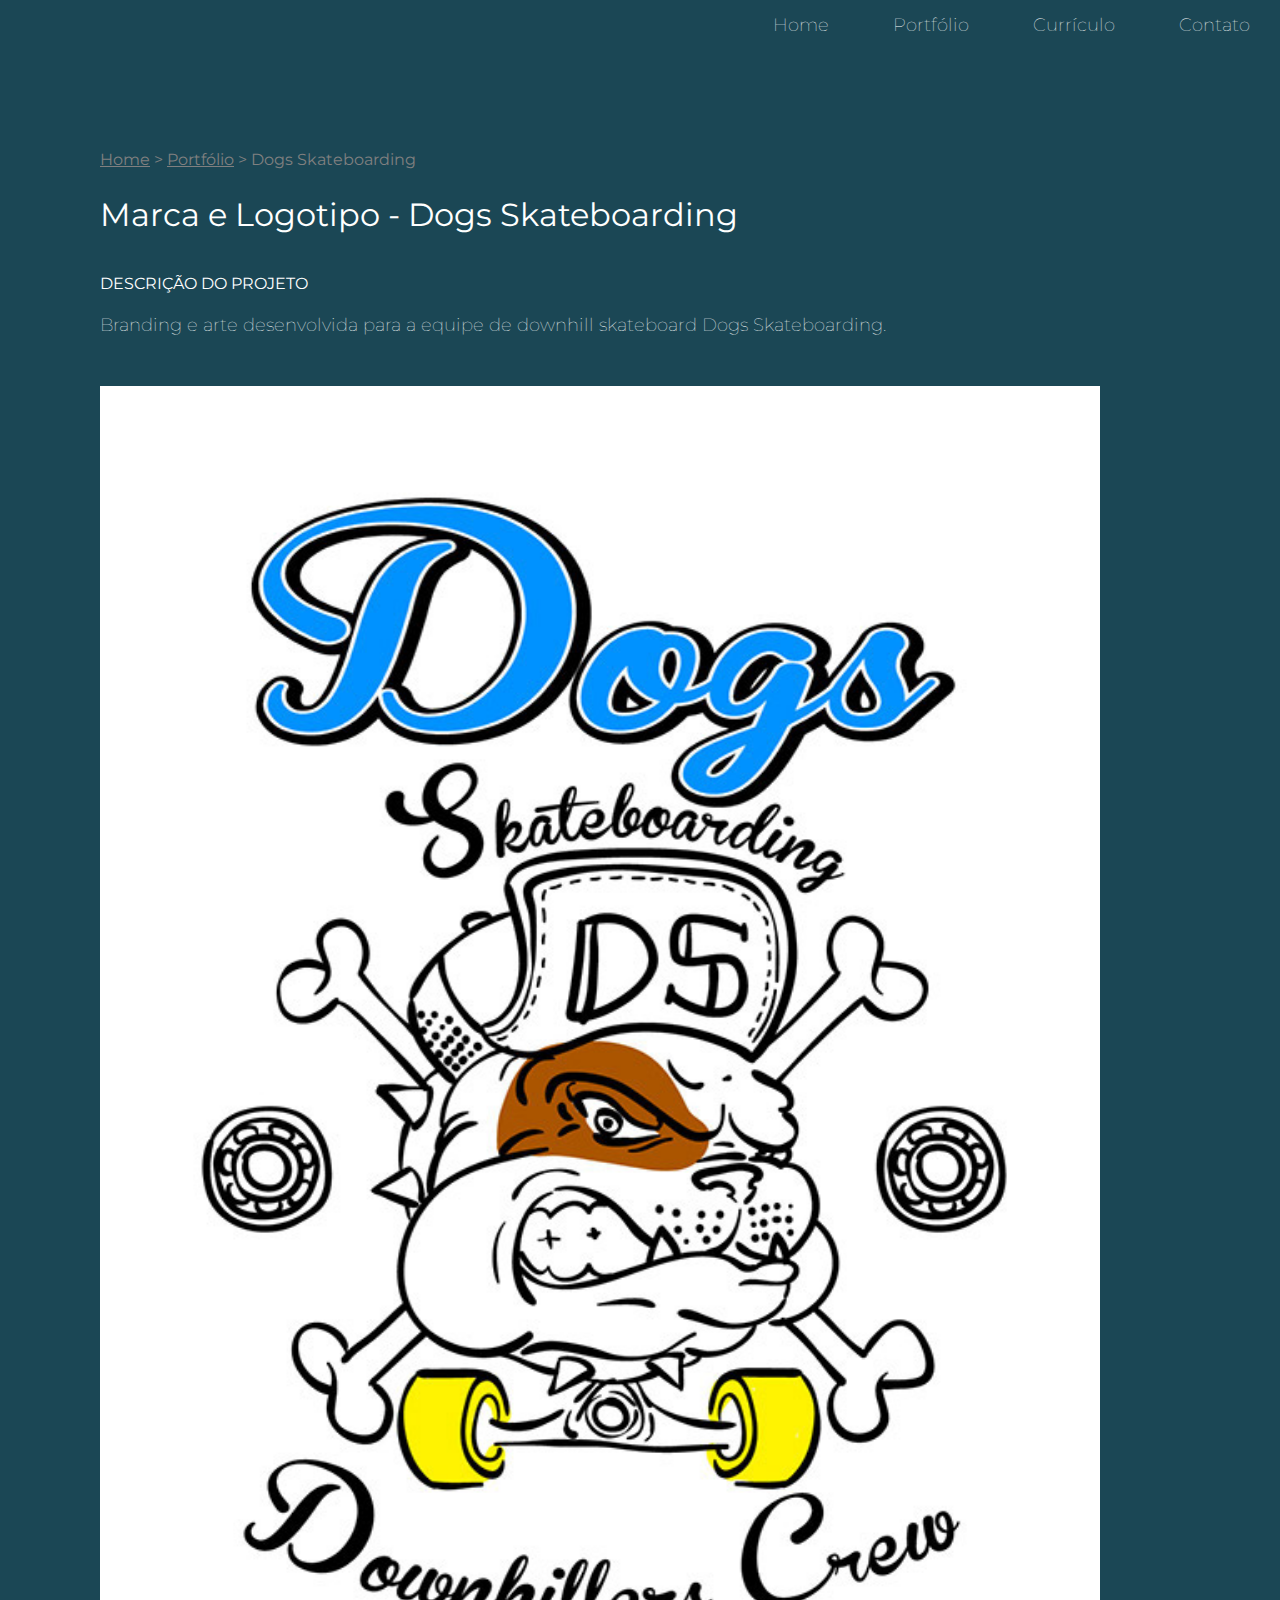
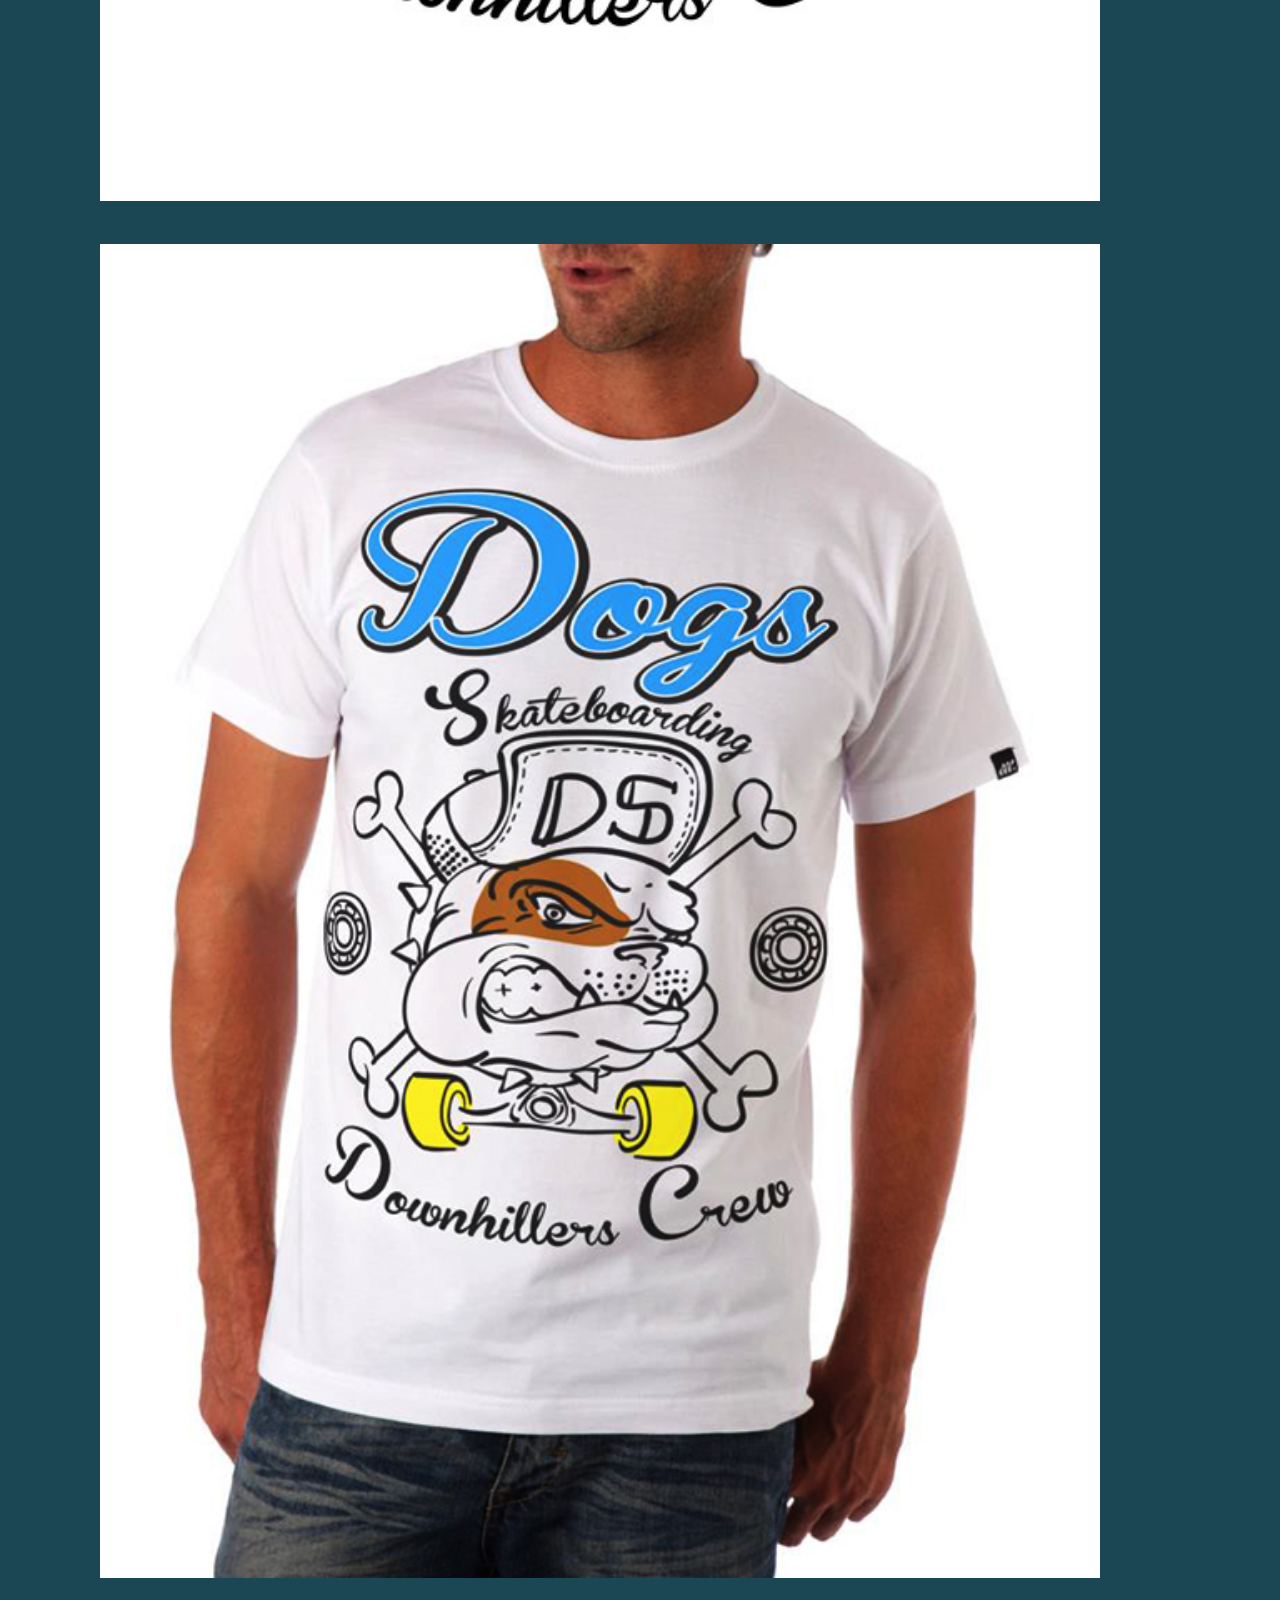
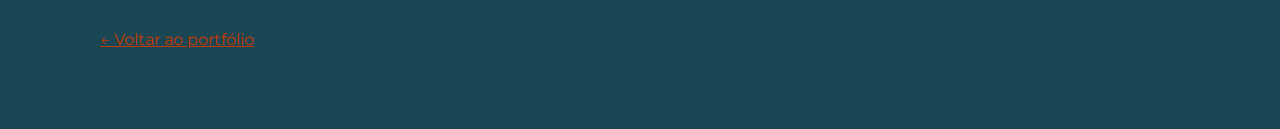
<file: dogsskate.html>
<!DOCTYPE html>

<html>

<head>
	<title>Marca e Logotipo - Dogs Skateboarding</title>

	<meta charset="utf-8">
	<link rel="stylesheet" href="css/styles.css">
	<link href="https://fonts.googleapis.com/css?family=Montserrat:200,400" rel="stylesheet">
	<script type="text/javascript" src="js/scripts.js"></script>
	<meta name="viewport" content="width=device-width, initial-scale=1.0">


</head>


<body>

	<div id="navigation" class="navigation">
		<ul>
			<li><a href="index.html"> Home</a></li>
			<li><a href="portfolio.html"> Portfólio</a></li>
			<li><a href="curriculo.html"> Currículo</a></li>
			<li><a href="contato.html"> Contato</a></li>
			<li id="threeline-icon" class="threeline-icon" onclick="openNav()">&#9776;</li>
		</ul>
	</div>



	<div class="main">


		<ul class="caminho">
			<li><a href="index.html">Home</a></li>
			<li>></li>
			<li><a href="portfolio.html">Portfólio</a></li>
			<li>></li>
			<li>Dogs Skateboarding</li>
		</ul>

		<h1>Marca e Logotipo - Dogs Skateboarding</h1>

		<h2>Descrição do projeto</h2>

		<p>Branding e arte desenvolvida para a equipe de downhill skateboard Dogs Skateboarding.</p><br>

		<img class="fotos-trabalhos" src="img/trabalhos/dogsskt001.jpg"
			alt="Marca e Logotipo - Dogs Skateboarding"><br><br>



		<img class="fotos-trabalhos" src="img/trabalhos/dogsskt002.jpg"
			alt="Marca e Logotipo - Dogs Skateboarding"><br><br>




		<br>
		<a class="back-link" href="portfolio.html">&larr; Voltar ao portfólio<a>

	</div>



</body>

</html>
</file>
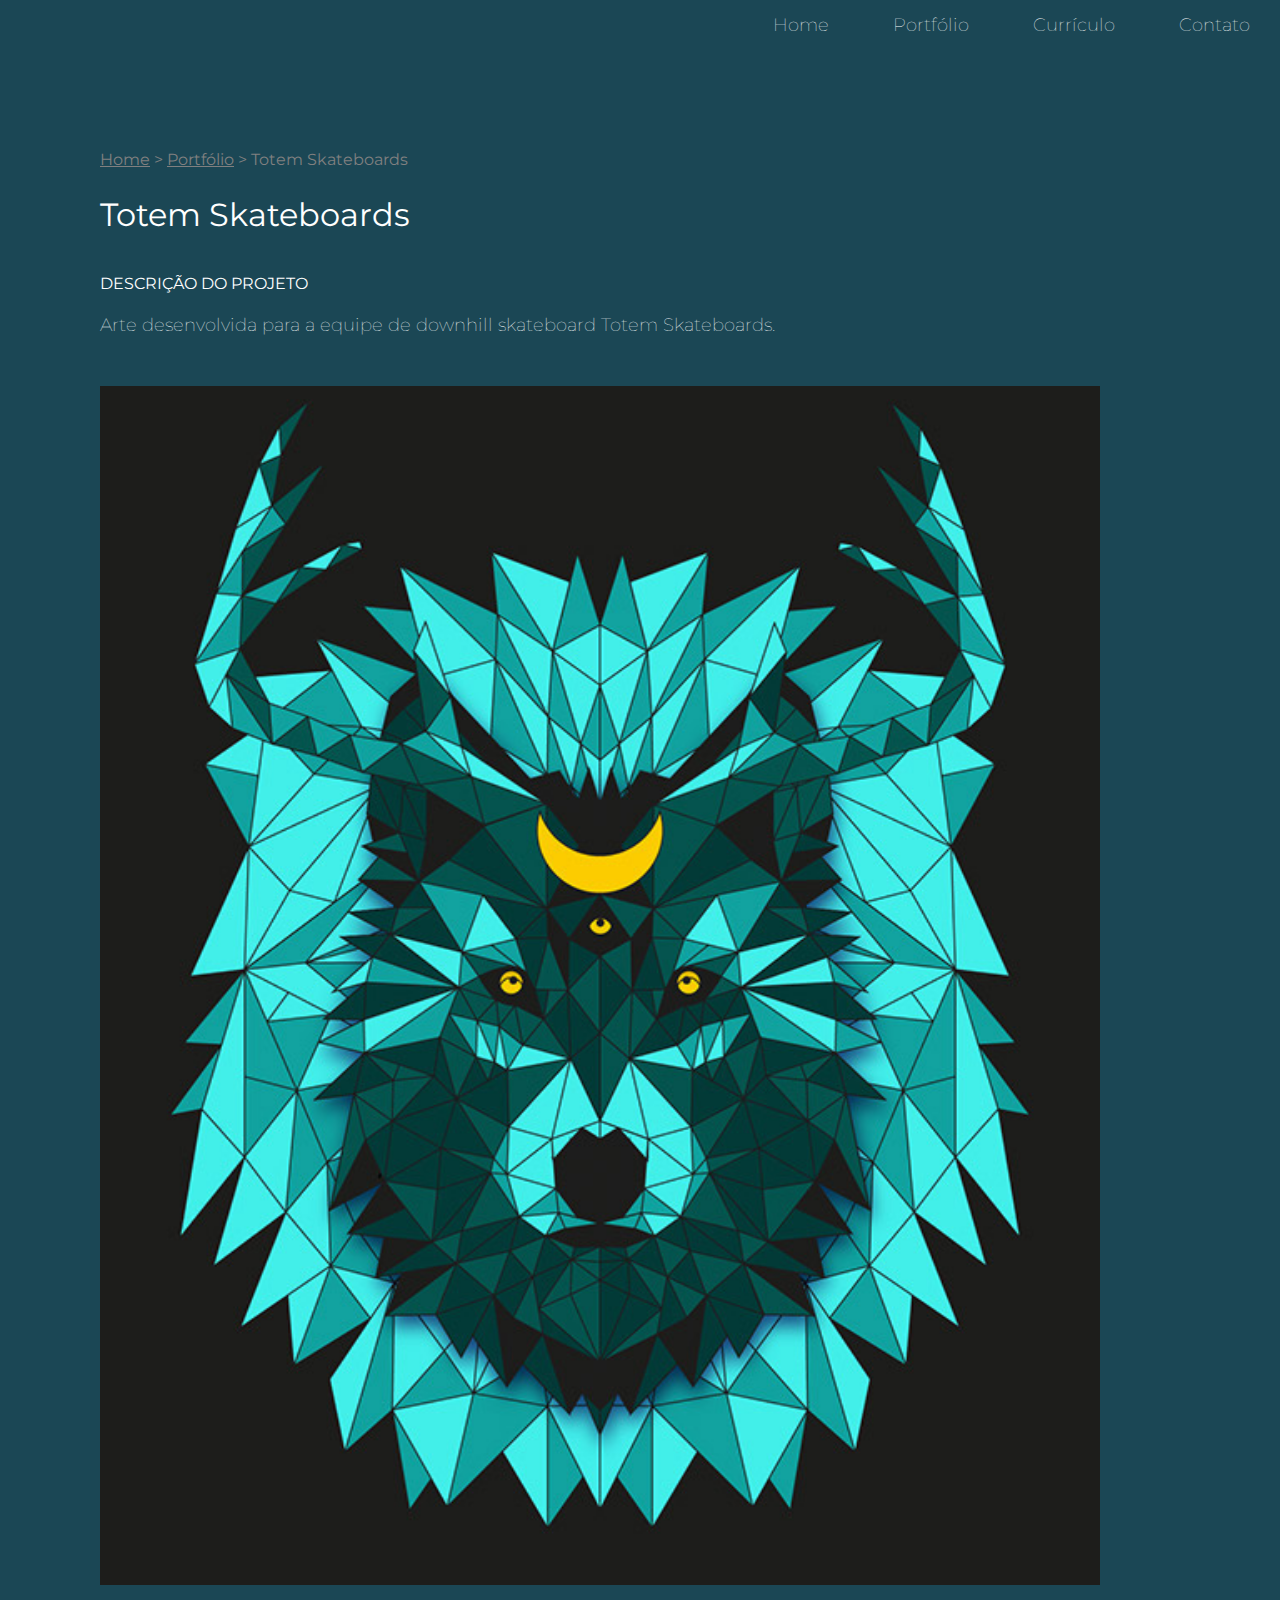
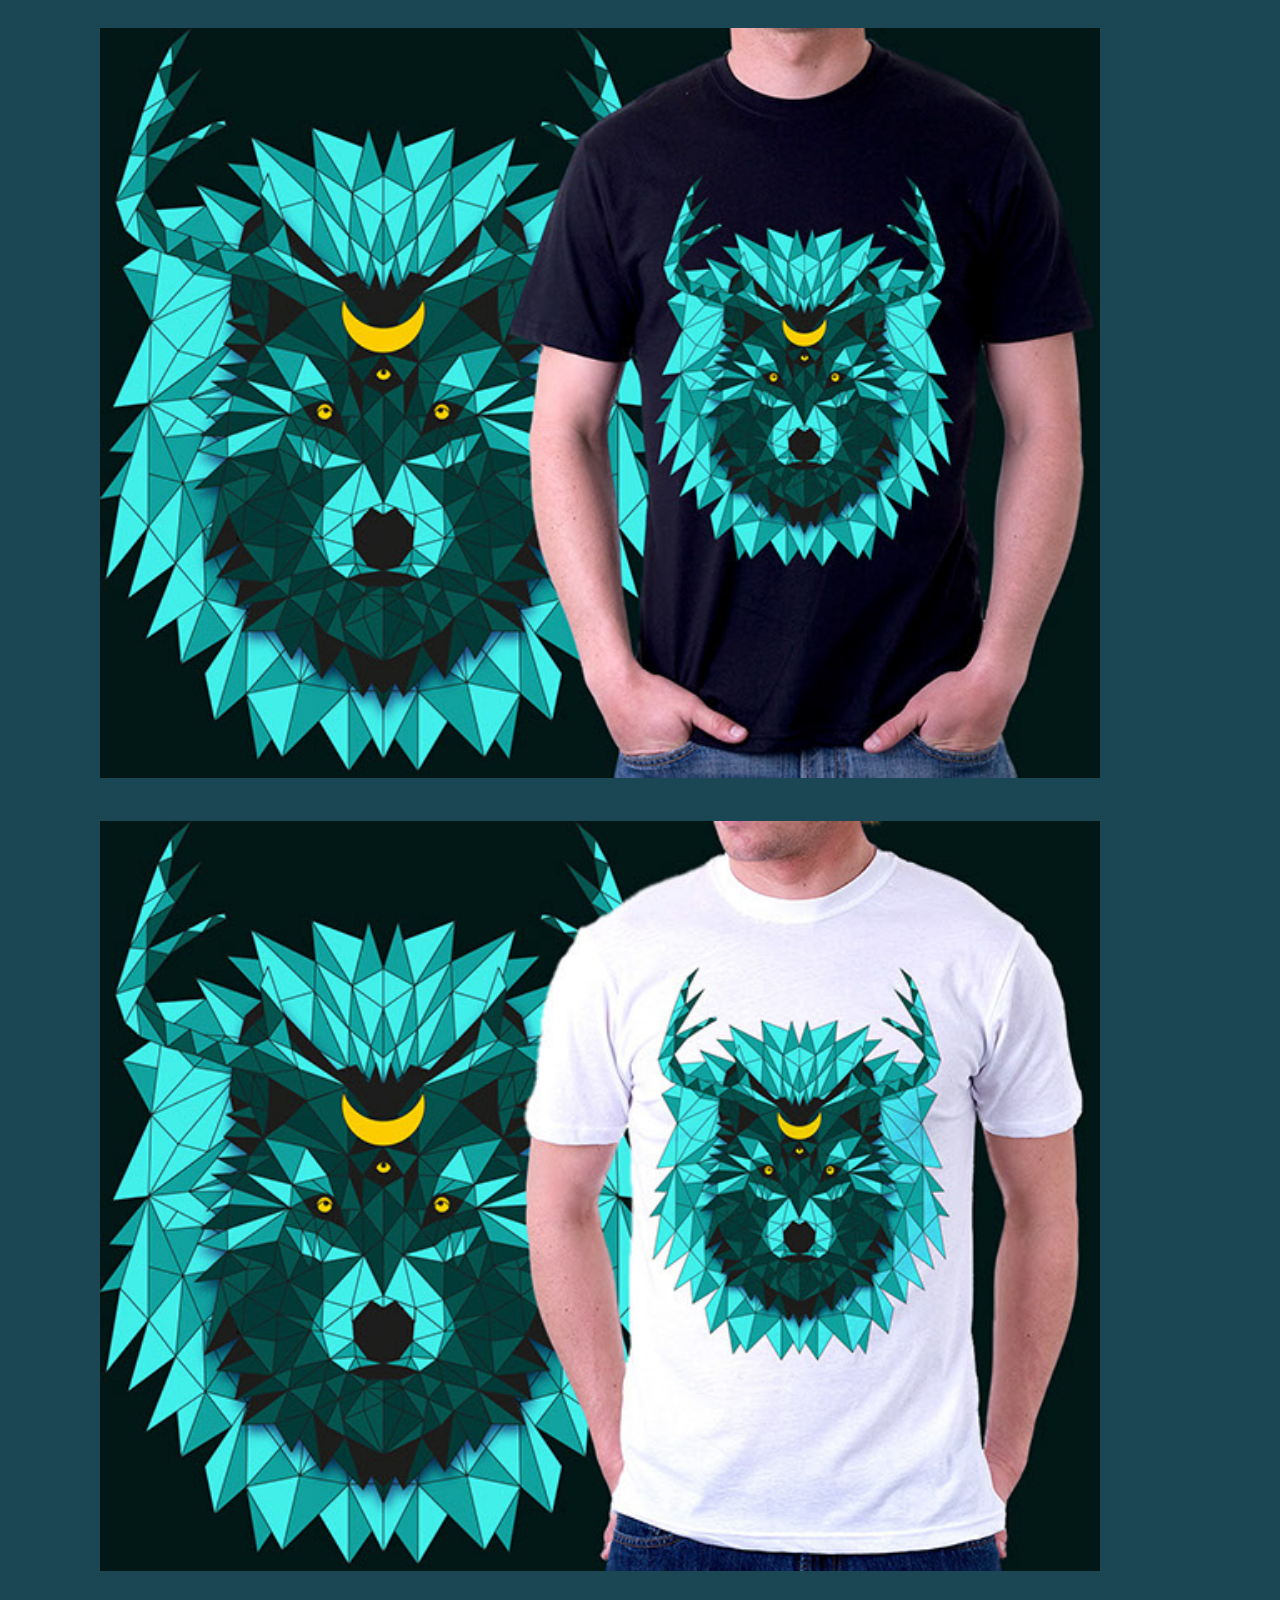
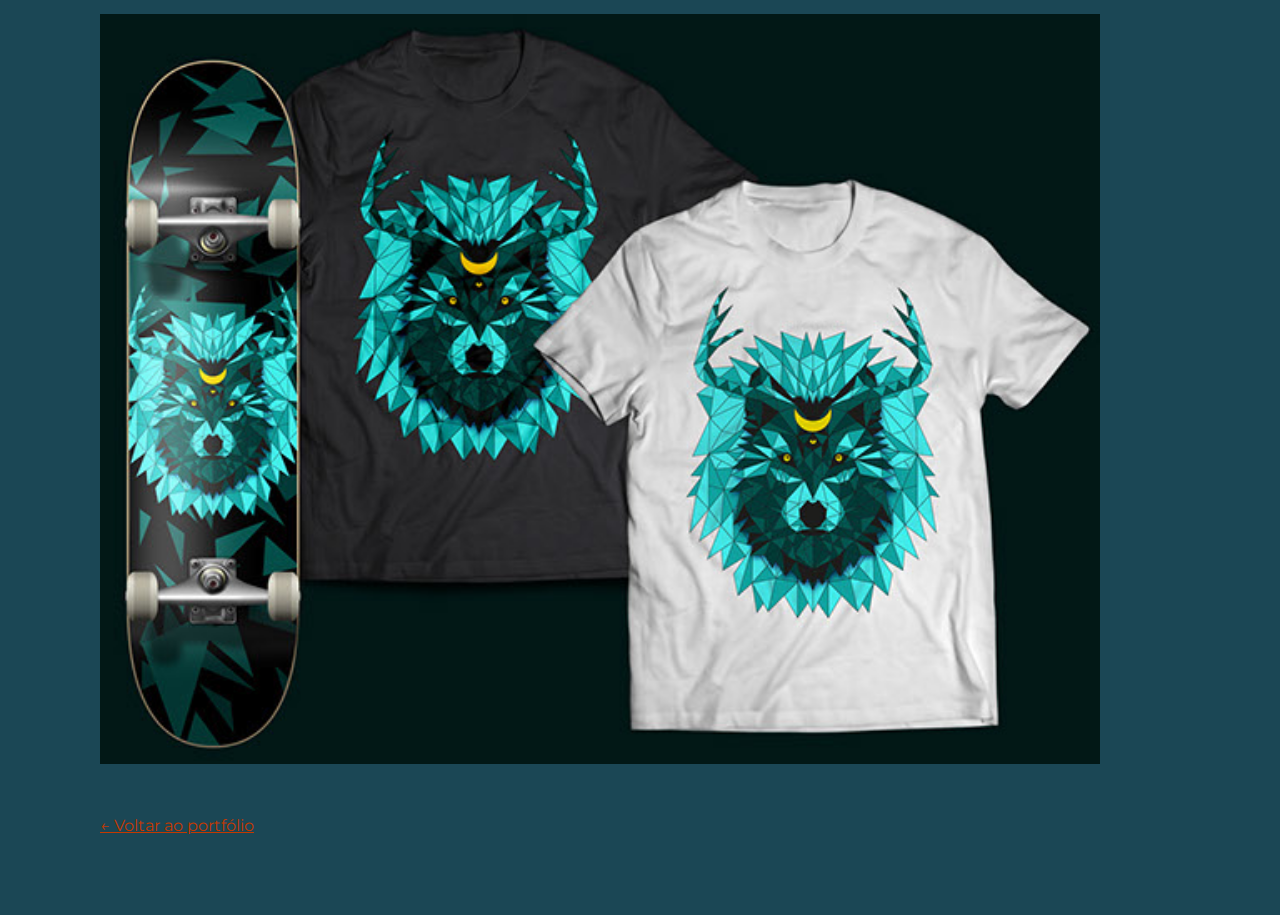
<file: illustration-totem.html>
<!DOCTYPE html>

<html>

<head>
	<title>Trabalhos Ilustração - Totem Skateboards</title>

	<meta charset="utf-8">
	<link rel="stylesheet" href="css/styles.css">
	<link href="https://fonts.googleapis.com/css?family=Montserrat:200,400" rel="stylesheet">
	<script type="text/javascript" src="js/scripts.js"></script>
	<meta name="viewport" content="width=device-width, initial-scale=1.0">


</head>


<body>

	<div id="navigation" class="navigation">
		<ul>
			<li><a href="index.html"> Home</a></li>
			<li><a href="portfolio.html"> Portfólio</a></li>
			<li><a href="curriculo.html"> Currículo</a></li>
			<li><a href="contato.html"> Contato</a></li>
			<li id="threeline-icon" class="threeline-icon" onclick="openNav()">&#9776;</li>
		</ul>
	</div>



	<div class="main">


		<ul class="caminho">
			<li><a href="index.html">Home</a></li>
			<li>></li>
			<li><a href="portfolio.html">Portfólio</a></li>
			<li>></li>
			<li>Totem Skateboards</li>
		</ul>

		<h1>Totem Skateboards</h1>

		<h2>Descrição do projeto</h2>

		<p>Arte desenvolvida para a equipe de downhill skateboard Totem Skateboards.</p><br>

		<img class="fotos-trabalhos" src="img/trabalhos/totemskt000.jpg" alt="Ilustração Totem Skateboards"><br><br>


		<img class="fotos-trabalhos" src="img/trabalhos/totemskt001.jpg" alt="Ilustração Totem Skateboards"><br><br>


		<img class="fotos-trabalhos" src="img/trabalhos/totemskt002.jpg" alt="Ilustração Totem Skateboards"><br><br>


		<img class="fotos-trabalhos" src="img/trabalhos/totemskt003.jpg" alt="Ilustração Totem Skateboards"><br><br>




		<br>
		<a class="back-link" href="portfolio.html">&larr; Voltar ao portfólio<a>

	</div>



</body>

</html>
</file>
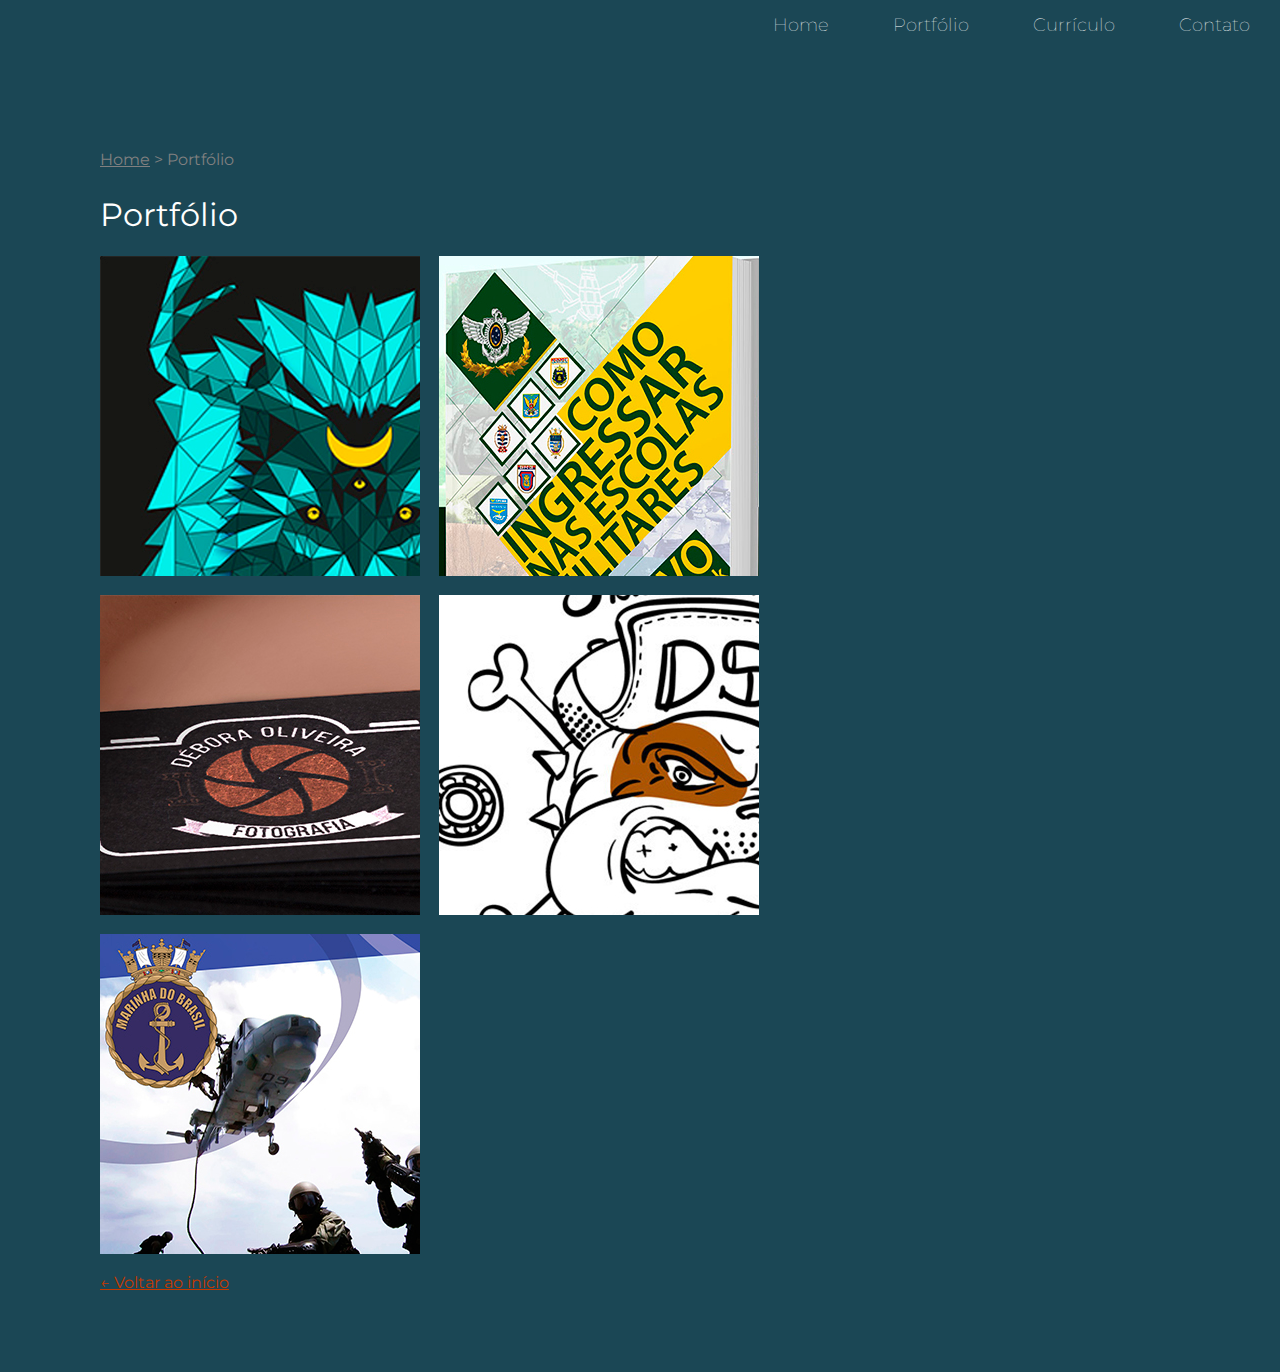
<file: portfolio.html>
<!DOCTYPE html>

<html>

<head>
	<title>Portfólio - Seu Nome</title>

	<meta charset="utf-8">
	<link rel="stylesheet" href="css/styles.css">
	<link href="https://fonts.googleapis.com/css?family=Montserrat:200,400" rel="stylesheet">
	<script type="text/javascript" src="js/scripts.js"></script>
	<meta name="viewport" content="width=device-width, initial-scale=1.0">


</head>


<body>

	<div id="navigation" class="navigation">
		<ul>
			<li><a href="index.html"> Home</a></li>
			<li><a href="portfolio.html"> Portfólio</a></li>
			<li><a href="curriculo.html"> Currículo</a></li>
			<li><a href="contato.html"> Contato</a></li>
			<li id="threeline-icon" class="threeline-icon" onclick="openNav()">&#9776;</li>
		</ul>
	</div>



	<div class="main">


		<ul class="caminho">
			<li><a href="index.html">Home</a></li>
			<li>></li>
			<li>Portfólio</li>
		</ul>

		<h1>Portfólio</h1>


		<div style="background-image: url('img/totem-skateboard.jpg');" class="miniatura">
			<a href="illustration-totem.html">
				<div class="blackbox">
					<div class="blackbox-text">
						<h1>Totem Skateboards</h1>
						<h2>Ilustração</h2>
					</div>
				</div>
			</a>
		</div>





		<div style="background-image: url('img/copem-livro.jpg');" class="miniatura">
			<a href="book-copem.html">
				<div class="blackbox">
					<div class="blackbox-text">
						<h1>Academia Pré-Militar</h1>
						<h2>Ebook / Design Editorial</h2>
					</div>
				</div>
			</a>
		</div>





		<div style="background-image: url('img/debora-fotografia.jpg');" class="miniatura">
			<a href="debora-card.html">
				<div class="blackbox">
					<div class="blackbox-text">
						<h1>Débora Oliveira Fotografia</h1>
						<h2>Cartão de Visitas</h2>
					</div>
				</div>
			</a>
		</div>






		<div style="background-image: url('img/dogs-skt.jpg');" class="miniatura">
			<div class="blackbox">
				<a href="dogsskate.html">
					<div class="blackbox-text">
						<h1>Dogs Skateboarding</h1>
						<h2>Identidade Visual</h2>
					</div>
			</div>
			</a>
		</div>






		<div style="background-image: url('img/banners-copem.jpg');" class="miniatura">
			<a href="banners-militar.html">
				<div class="blackbox">
					<div class="blackbox-text">
						<h1>Academia Pré-Militar</h1>
						<h2>Banner</h2>
					</div>
				</div>
			</a>
		</div>





		<br>
		<a class="back-link" href="index.html">&larr; Voltar ao início<a>

	</div>



</body>

</html>
</file>
<file: css/styles.css>
html, body {
	margin: 0px;
	padding: 0px;
}

body {
	background-color: #1b4755;
	font-family: 'Montserrat', sans-serif;
}

ul {
	list-style: none;
	padding: 0px;
}

li {
	line-height: 28px;
}

a {
	color: #f3f3f3;
}

.navigation {
	background-color: #1b4755;
	color: white;
	height: 50px;
	animation-name: navegacao;
	animation-duration: 2s;
}

.navigation ul {
	margin-top: 0px;
	list-style: none;
	padding-left: 0px;
	text-align: right;
	height: 50px;
}

.navigation li {
	display: inline-block;
	padding-left: 30px;
	padding-right: 30px;
	line-height: 50px;
	font-size: 18px;
	font-weight: 100;
}

.navigation a {
	color: white;
	text-decoration: none;
}

.navigation a:hover {
	color: #C43900;
}

.navigation li.threeline-icon {
	display: none;
}

.navigation li.threeline-icon:hover {
	color: #C43900;
	cursor: pointer;
}

.capa {
	color: white;
}

.capa span {
	color: #C43900;
}

.capa div {
	display: inline-block;
	height: 650px;
}

.profile-pic {
	width: 40%;
	text-align: center;
}

.profile-pic img {
	width: 350px;
	border-radius: 350px;
	margin-top: 100px;
	animation-name: profile-capa;
	animation-duration: 2s;
}

.profile-title {
	vertical-align: top;
	width: 59%;
	animation-name: titulo-capa;
	animation-duration: 2s;
}

.profile-title h1 {
	text-transform: uppercase;
	font-size: 58px;
	margin-top: 200px;
	font-weight: 400;
	line-height: 54px;
}

.profile-title h2 {
	font-size: 29px;
	font-weight: 100;
	margin-top: -26px;
}

.cv-pic {
	width: 350px;
	border-radius: 350px;
	margin-top: 45px;
	float: right;
}

.main {
	padding-top: 80px;
	padding-right: 180px;
	padding-bottom: 80px;
	padding-left: 100px;
	animation-name: conteudo;
	animation-duration: 2s;
}

.main h1 {
	color: white;
	font-weight: normal;
}

.main h2 {
	color: white;
	font-size: 16px;
	text-transform: uppercase;
	font-weight: normal;
	margin-top: 40px;
}

.main h3 {
	color: #C43900;
	font-size: 12px;
	text-transform: uppercase;
}

.main p {
	color: white;
	font-size: 18px;
	font-weight: 100;
	line-height: 28px;
	text-align: justify;
}

.caminho {
	list-style: none;
	padding-left: 0;
	color: grey;
}

.caminho li {
	display: inline-block;
}

.caminho a {
	color: grey;
}

.social-img {
	width: 50px;
}

.miniatura {
	width: 320px;
	height: 320px;
	display: inline-block;
	margin-right: 15px;
	margin-bottom: 15px;
	background-size: contain;
	overflow: hidden;
}

.miniatura a {
	text-decoration: none;
}

.blackbox {
	width: 100%;
	height: 100%;
	background-color: black;
	opacity: 0;
	padding-top: 120px;
	transition: 1.5s;
}

.blackbox:hover {
	opacity: 0.95;
	transition: 1.5s;
}

.blackbox-text {
	text-align: center;
}

.blackbox-text h1 {
	font-size: 16px;
	color: #C43900;
	text-transform: uppercase;
	margin-top: 0;
}

.blackbox-text h2 {
	text-transform: none;
	font-weight: 100;
	margin-top: 0;
}

.fotos-trabalhos {
	width: 100%;
	margin-bottom: 10px;
	margin-top: 10px;
}

.back-link {
	color: #C43900;
}

@keyframes profile-capa {
	0% {
		opacity: 0;
		transform: translate(0px, 20px)
	}
	100% {
		opacity: 1;
		transform: translate(0px, 0px)
	}
}

@keyframes titulo-capa {
	0% {
		opacity: 0;
		transform: translate(0px, -20px)
	}
	100% {
		opacity: 1;
		transform: translate(0px, 0px)
	}
}

@keyframes conteudo {
	0% {
		opacity: 0;
		transform: translate(-20px, 0px)
	}
	100% {
		opacity: 1;
		transform: translate(0px, 0px)
	}
}

@keyframes navegacao {
	0% {
		opacity: 0;
	}
	50% {
		opacity: 0;
	}
	100% {
		opacity: 1;
	}
}

@media (max-width: 1000px) {
	.navigation li {
		display: none;
	}
	.navigation li.threeline-icon {
		display: inline-block;
	}
	.capa div {
		display: block;
		height: auto;
	}
	.profile-pic {
		width: 100%;
	}
	.profile-pic img {
		margin-top: 0;
		max-width: 80%;
	}
	.profile-title {
		text-align: center;
		width: 100%;
	}
	.profile-title h1 {
		margin-top: 30px;
		font-size: 40px;
		margin-left: 20px;
		margin-right: 20px;
	}
	.profile-title h2 {
		margin-top: 20px;
		font-size: 20px;
		margin-left: 20px;
		margin-right: 20px;
	}
	.main {
		padding-top: 10px;
		padding-right: 5%;
		padding-bottom: 40px;
		padding-left: 5%;
	}
	.main a {
		overflow-wrap: break-word;
		word-wrap: break-word;
	}
	.main p {
		text-align: left;
		line-height: 30px;
	}
	.caminho li {
		font-size: 12px;
	}
	.cv-pic {
		float: none;
		max-width: 100%;
		margin-right: 0px;
	}
	.miniatura {
		max-width: 100%;
		background-size: auto 100%;
	}
	.blackbox {
		opacity: 0.8;
	}
	.menujs {
		height: auto;
	}
	.menujs ul {
		height: auto;
		text-align: center;
		padding-right: 15%;
		padding-left: 15%;
	}
	.menujs li {
		display: block;
		border-bottom: solid grey 1px;
		width: 100% padding: 0;
	}
}
</file>
